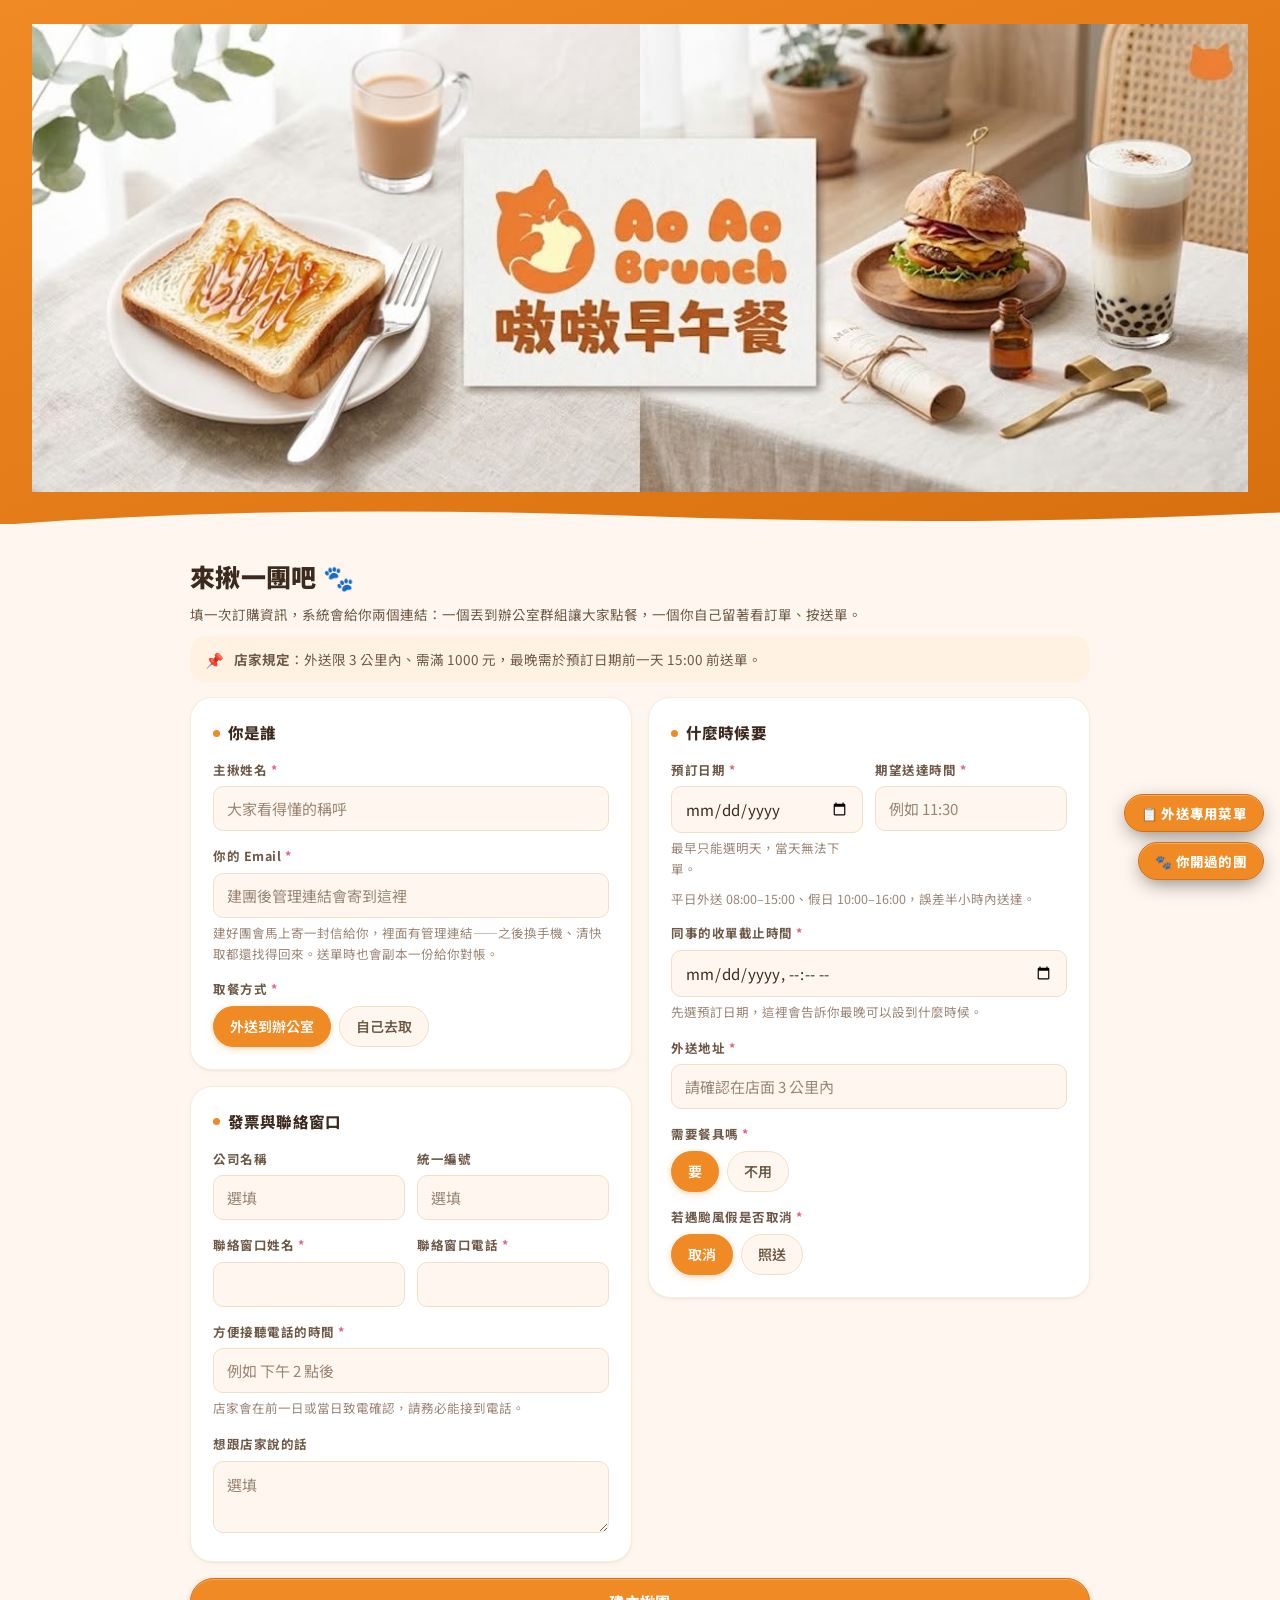
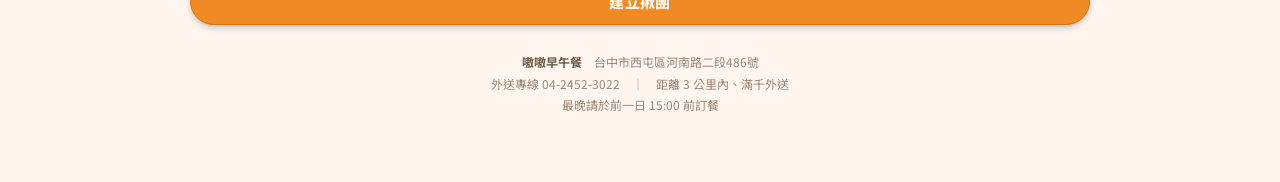
<file: docs/index.html>
<!DOCTYPE html>
<html lang="zh-Hant">
<head>
<meta charset="UTF-8">
<meta name="viewport" content="width=device-width, initial-scale=1">
<title>發起團購｜嗷嗷早午餐</title>
<link rel="icon" href="data:image/svg+xml,<svg xmlns=%27http://www.w3.org/2000/svg%27 viewBox=%270 0 64 64%27><rect width=%2764%27 height=%2764%27 rx=%2714%27 fill=%27%23F08A24%27/><g fill=%27white%27><ellipse cx=%2732%27 cy=%2742%27 rx=%2713%27 ry=%2710.5%27/><ellipse cx=%2714%27 cy=%2728%27 rx=%275.5%27 ry=%277%27/><ellipse cx=%2726%27 cy=%2720%27 rx=%275.5%27 ry=%277.5%27/><ellipse cx=%2738%27 cy=%2720%27 rx=%275.5%27 ry=%277.5%27/><ellipse cx=%2750%27 cy=%2728%27 rx=%275.5%27 ry=%277%27/></g></svg>">
<link rel="preconnect" href="https://fonts.googleapis.com">
<link rel="preconnect" href="https://fonts.gstatic.com" crossorigin>
<link rel="stylesheet" href="https://fonts.googleapis.com/css2?family=Baloo+2:wght@600;700;800&family=Noto+Sans+TC:wght@400;500;700;900&display=swap">
<link rel="stylesheet" href="style.css">
</head>
<body>
<div id="top"></div>

<div class="wrap">
  <div id="page"></div>
</div>

<script src="config.js"></script>
<script src="api.js"></script>
<script src="ui.js"></script>
<script>
document.getElementById('top').innerHTML = renderHeroTopbar();

const page = document.getElementById('page');

page.innerHTML =
  '<h1 class="page-hero">來揪一團吧 🐾</h1>' +
  '<p class="muted page-hero">填一次訂購資訊，系統會給你兩個連結：一個丟到辦公室群組讓大家點餐，一個你自己留著看訂單、按送單。</p>' +

  '<div class="fab-stack" id="fabStack">' + menuButton() + '</div>' +

  '<div class="notice notice-info" id="rules"><span class="ico">📌</span><div>載入店家規定中…</div></div>' +

  '<form id="form"><div class="form-grid">' +

    '<div class="card" id="cardWho">' +
      '<div class="card-head"><span class="dot"></span><h2>你是誰</h2></div>' +
      '<div class="field"><label for="organizer">主揪姓名 <span class="req">*</span></label>' +
        '<input type="text" id="organizer" placeholder="大家看得懂的稱呼" required></div>' +
      '<div class="field"><label for="organizerEmail">你的 Email <span class="req">*</span></label>' +
        '<input type="email" id="organizerEmail" placeholder="建團後管理連結會寄到這裡" required>' +
        '<div class="tiny" style="margin-top:5px;">建好團會馬上寄一封信給你，裡面有管理連結——之後換手機、清快取都還找得回來。送單時也會副本一份給你對帳。</div></div>' +
      '<div class="field"><span class="field-label">取餐方式 <span class="req">*</span></span>' +
        '<div class="seg">' +
          '<input type="radio" name="fulfillment" id="f1" value="外送" checked><label for="f1">外送到辦公室</label>' +
          '<input type="radio" name="fulfillment" id="f2" value="自取"><label for="f2">自己去取</label>' +
        '</div></div>' +
    '</div>' +

    '<div class="card" id="cardWhen">' +
      '<div class="card-head"><span class="dot"></span><h2>什麼時候要</h2></div>' +
      '<div class="grid-2">' +
        '<div class="field"><label for="deliveryDate">預訂日期 <span class="req">*</span></label>' +
          '<input type="date" id="deliveryDate" required>' +
          '<div class="tiny" style="margin-top:5px;">最早只能選明天，當天無法下單。</div></div>' +
        '<div class="field"><label for="deliveryTime">期望送達時間 <span class="req">*</span></label>' +
          '<input type="text" id="deliveryTime" placeholder="例如 11:30" required></div>' +
      '</div>' +
      '<div class="tiny" style="margin:-6px 0 14px;">平日外送 08:00–15:00、假日 10:00–16:00，誤差半小時內送達。</div>' +

      '<div class="field"><label for="deadline">同事的收單截止時間 <span class="req">*</span></label>' +
        '<input type="datetime-local" id="deadline" required>' +
        '<div class="tiny" id="deadlineHint" style="margin-top:5px;">先選預訂日期，這裡會告訴你最晚可以設到什麼時候。</div></div>' +

      '<div class="field" id="addressField"><label for="address">外送地址 <span class="req">*</span></label>' +
        '<input type="text" id="address" placeholder="請確認在店面 3 公里內"></div>' +

      '<div class="field"><span class="field-label">需要餐具嗎 <span class="req">*</span></span>' +
        '<div class="seg">' +
          '<input type="radio" name="needUtensils" id="u1" value="是" checked><label for="u1">要</label>' +
          '<input type="radio" name="needUtensils" id="u2" value="否"><label for="u2">不用</label>' +
        '</div></div>' +

      '<div class="field" style="margin-bottom:0;"><span class="field-label">若遇颱風假是否取消 <span class="req">*</span></span>' +
        '<div class="seg">' +
          '<input type="radio" name="typhoonCancel" id="t1" value="是" checked><label for="t1">取消</label>' +
          '<input type="radio" name="typhoonCancel" id="t2" value="否"><label for="t2">照送</label>' +
        '</div></div>' +
    '</div>' +

    '<div class="card" id="cardBill">' +
      '<div class="card-head"><span class="dot"></span><h2>發票與聯絡窗口</h2></div>' +
      '<div class="grid-2">' +
        '<div class="field"><label for="company">公司名稱</label>' +
          '<input type="text" id="company" placeholder="選填"></div>' +
        '<div class="field"><label for="taxId">統一編號</label>' +
          '<input type="text" id="taxId" placeholder="選填"></div>' +
      '</div>' +
      '<div class="grid-2">' +
        '<div class="field"><label for="contactName">聯絡窗口姓名 <span class="req">*</span></label>' +
          '<input type="text" id="contactName" required></div>' +
        '<div class="field"><label for="contactPhone">聯絡窗口電話 <span class="req">*</span></label>' +
          '<input type="tel" id="contactPhone" required></div>' +
      '</div>' +
      '<div class="field"><label for="contactAvailableTime">方便接聽電話的時間 <span class="req">*</span></label>' +
        '<input type="text" id="contactAvailableTime" placeholder="例如 下午 2 點後" required>' +
        '<div class="tiny" style="margin-top:5px;">店家會在前一日或當日致電確認，請務必能接到電話。</div></div>' +
      '<div class="field" style="margin-bottom:0;"><label for="note">想跟店家說的話</label>' +
        '<textarea id="note" placeholder="選填"></textarea></div>' +
    '</div>' +

    '<div class="full">' +
      '<button type="submit" class="btn btn-primary btn-block" id="submitBtn">建立揪團</button>' +
      '<div id="errorMsg"></div>' +
    '</div>' +
  '</div></form>' +

  '<div id="result" class="narrow"></div>' +
  renderFoot();

/* 店家規定 */
apiGet('getMenu').then(function (res) {
  const s = res.settings || {};
  document.querySelector('#rules div').innerHTML =
    '<strong>店家規定</strong>：距離店面 ' + (s['外送範圍公里數'] || 3) + ' 公里內、外送需滿 ' +
    (s['低消金額'] || 1000) + ' 元，而且最晚要在<strong>預訂日期前一天 15:00</strong> 之前完成送單。';
}).catch(function () {
  document.querySelector('#rules div').innerHTML =
    '<strong>店家規定</strong>：外送限 3 公里內、需滿 1000 元，最晚需於預訂日期前一天 15:00 前送單。';
});

/* 外送才需要地址 */
const fulfillmentRadios = [].slice.call(document.getElementsByName('fulfillment'));
const addressField = document.getElementById('addressField');
function syncAddress() {
  const val = fulfillmentRadios.filter(function (r) { return r.checked; })[0].value;
  addressField.style.display = (val === '外送') ? 'block' : 'none';
  document.getElementById('address').required = (val === '外送');
}
fulfillmentRadios.forEach(function (r) { r.addEventListener('change', syncAddress); });
syncAddress();

/* 預訂日期下限：最早只能選明天 */
const dateInput = document.getElementById('deliveryDate');
const deadlineInput = document.getElementById('deadline');
const deadlineHint = document.getElementById('deadlineHint');
function pad(n) { return String(n).padStart(2, '0'); }

(function () {
  const tomorrow = new Date();
  tomorrow.setDate(tomorrow.getDate() + 1);
  dateInput.min = tomorrow.getFullYear() + '-' + pad(tomorrow.getMonth() + 1) + '-' + pad(tomorrow.getDate());
})();

/* 截止時間上限：預訂日期前一天 15:00 */
dateInput.addEventListener('change', function () {
  if (!dateInput.value) return;
  const d = new Date(dateInput.value + 'T00:00:00');
  d.setDate(d.getDate() - 1);
  d.setHours(15, 0, 0, 0);
  deadlineInput.max = d.getFullYear() + '-' + pad(d.getMonth() + 1) + '-' + pad(d.getDate()) + 'T' + pad(d.getHours()) + ':' + pad(d.getMinutes());
  deadlineHint.innerHTML = '最晚可以設到 <strong>' +
    d.toLocaleString('zh-TW', { month: 'numeric', day: 'numeric', hour: '2-digit', minute: '2-digit' }) +
    '</strong>，這是店家「最晚前一日 15:00 下單」的規定。';
});

/* 送出 */
document.getElementById('form').addEventListener('submit', function (e) {
  e.preventDefault();
  const errorMsg = document.getElementById('errorMsg');
  errorMsg.innerHTML = '';
  const btn = document.getElementById('submitBtn');
  btn.disabled = true;
  btn.innerHTML = '<span class="spin"></span> 建立中…';

  function pick(name) {
    return [].slice.call(document.getElementsByName(name)).filter(function (r) { return r.checked; })[0].value;
  }
  function val(id) { return document.getElementById(id).value.trim(); }

  apiPost('createSession', {
    organizer: val('organizer'),
    organizerEmail: val('organizerEmail'),
    fulfillment: pick('fulfillment'),
    deliveryDate: dateInput.value,
    deliveryTime: val('deliveryTime'),
    address: val('address'),
    deadline: deadlineInput.value,
    needUtensils: pick('needUtensils'),
    typhoonCancel: pick('typhoonCancel'),
    company: val('company'),
    taxId: val('taxId'),
    contactName: val('contactName'),
    contactPhone: val('contactPhone'),
    contactAvailableTime: val('contactAvailableTime'),
    note: val('note'),
    baseUrl: location.href.replace(/[^/]*(\?.*)?$/, '')
  }).then(function (res) {
    saveMyGroup({
      id: res.sessionId,
      token: res.adminToken,
      company: val('company'),
      organizer: val('organizer'),
      deliveryDate: dateInput.value,
      deadline: deadlineInput.value,
      status: '收單中'
    });
    const base = location.href.replace(/index\.html(\?.*)?$/, '').replace(/\?.*$/, '');
    const orderUrl = base + 'order.html?session=' + res.sessionId;
    const adminUrl = base + 'admin.html?session=' + res.sessionId + '&admin=' + res.adminToken;

    document.getElementById('form').style.display = 'none';
    document.getElementById('rules').style.display = 'none';
    document.querySelector('#page h1').textContent = '揪團建立好了 🎉';
    document.querySelector('#page > p.muted').textContent = '接下來把點餐連結貼到群組，管理連結自己留著。';

    document.getElementById('result').innerHTML =
      '<div class="card">' +
        '<div class="card-head"><span class="dot"></span><h2>① 分享給同事的點餐連結</h2></div>' +
        linkBox(orderUrl, 'orderUrl') +
        '<div class="tiny" style="margin-top:8px;">同事點開就能看菜單、選餐、送出，截止前也能自己改。</div>' +
      '</div>' +
      '<div class="card">' +
        '<div class="card-head"><span class="dot"></span><h2>② 你的管理連結（請留好）</h2></div>' +
        linkBox(adminUrl, 'adminUrl') +
        '<div class="tiny" style="margin-top:8px;">只有這個連結能看到全部訂單、按下送單。</div>' +
        (res.mailed
          ? '<div class="notice notice-good" style="margin:12px 0 0;"><span class="ico">📧</span><div>已經寄一份到 <strong>' +
            escapeHtml(val('organizerEmail')) + '</strong>，關掉這頁也沒關係。</div></div>'
          : '<div class="notice notice-warn" style="margin:12px 0 0;"><span class="ico">⚠️</span><div>這次沒能寄出通知信，請自己先把上面的管理連結存起來。</div></div>') +
      '</div>' +
      '<a class="btn btn-primary btn-block" style="text-decoration:none;text-align:center;display:block;" href="' + adminUrl + '">前往管理頁面</a>' +
      '<a class="btn btn-ghost btn-block" style="text-decoration:none;text-align:center;display:block;margin-top:10px;" href="' + orderUrl + '">🐾 主揪自己也要點餐</a>';

    window.scrollTo({ top: 0, behavior: 'smooth' });
  }).catch(function (err) {
    errorMsg.innerHTML = '<div class="notice notice-warn" style="margin-top:12px;"><span class="ico">⚠️</span><div>' +
      escapeHtml(err.message || String(err)) + '</div></div>';
    btn.disabled = false;
    btn.textContent = '建立揪團';
  });
});
/* ---------- 你開過的團（存在這台裝置的瀏覽器裡） ----------
   跟「查看菜單」一起懸浮在右下角。按鈕本身固定存在，不管有沒有記住
   任何團——沒有的話點開就是空狀態，不會讓按鈕忽有忽無、位置一直跳。
   有幾團就在按鈕右上角用數字角標顯示。 */

renderMyGroups();

function renderMyGroups() {
  const fabStack = document.getElementById('fabStack');

  const toggleBtn = document.createElement('button');
  toggleBtn.type = 'button';
  toggleBtn.id = 'myGroupsToggle';
  toggleBtn.className = 'btn btn-ghost btn-sm';
  toggleBtn.innerHTML = '🐾 你開過的團';
  toggleBtn.addEventListener('click', function () {
    if (document.getElementById('myGroups')) { closeModal(); return; }
    openGroupsModal();
  });
  fabStack.appendChild(toggleBtn);

  function visibleGroups() {
    /* 主揪自己標記完成（結案）的團不用再一直佔位子，這裡只留還需要
       關注的團——跟店家端的出餐進度是各自獨立的旗標，不會互相影響。 */
    return loadMyGroups().filter(function (g) { return g.organizerClosed !== true; });
  }

  /* 這份清單只存在這台裝置的瀏覽器裡（localStorage），不是真的雲端
     備份——清瀏覽器資料、換瀏覽器、換手機都會不見。真正不會不見的
     是建團當下寄到主揪信箱的那封信，裡面有管理連結。放這行警語
     讓主揪自己知道這個風險，不要以為這裡是可靠的紀錄。 */
  const DEVICE_ONLY_WARNING =
    '<div class="notice notice-warn" style="margin:10px 0 0;"><span class="ico">⚠️</span>' +
      '<div>這份清單只存在這台裝置的瀏覽器裡，清除瀏覽資料、換瀏覽器或換手機都會不見。' +
      '真正找得回來的是建團時寄到你信箱的那封信，裡面有管理連結，記得留著。</div></div>';

  function cardHtml(items) {
    if (!items.length) {
      return '<div id="myGroups"><div class="card" style="border-color:var(--peach);">' +
        '<div class="card-head"><span class="dot"></span><h2>你開過的團</h2></div>' +
        '<div class="empty">' + PAW_MARK + '<div>這台裝置還沒有記住任何團<br><span class="tiny">建好團之後會自動記住，方便你之後回來看訂單</span></div></div>' +
        DEVICE_ONLY_WARNING +
      '</div></div>';
    }
    return '<div id="myGroups"><div class="card" style="border-color:var(--peach);">' +
      '<div class="card-head"><span class="dot"></span><h2>你開過的團</h2>' +
        '<span class="spacer"></span><span class="tiny">這台裝置記得的</span></div>' +
        items.map(function (g) {
          const left = g.deadline ? timeLeft(g.deadline) : null;
          const sent = g.status === '已送單';
          const badge = sent
            ? '<span class="badge warn">已送單</span>'
            : (left ? '<span class="badge">開團中</span>' : '<span class="badge warn">已截止</span>');
          const when = g.deliveryDate ? fmtDate(g.deliveryDate) : '';
          return '<div class="person" style="display:flex;align-items:center;gap:10px;flex-wrap:wrap;">' +
            '<div style="flex:1;min-width:0;">' +
              '<div class="person-name">' + escapeHtml(g.company || '（未命名）') + '　' + badge + '</div>' +
              '<div class="tiny">' + escapeHtml(when) +
                (left && !sent ? '　剩 ' + left : '') + '</div>' +
            '</div>' +
            '<button class="btn btn-ghost btn-sm" data-go="' + escapeHtml(g.id) + '">回到管理頁</button>' +
            '<button class="cart-x" data-forget="' + escapeHtml(g.id) + '" title="從這台裝置移除">×</button>' +
          '</div>';
        }).join('') +
        DEVICE_ONLY_WARNING +
      '</div></div>';
  }

  function wireCard(root) {
    root.querySelectorAll('[data-go]').forEach(function (b) {
      b.addEventListener('click', function () {
        const g = loadMyGroups().filter(function (x) { return x.id === b.dataset.go; })[0];
        if (g) location.href = adminUrlFor(g.id, g.token);
      });
    });
    root.querySelectorAll('[data-forget]').forEach(function (b) {
      b.addEventListener('click', function () {
        forgetMyGroup(b.dataset.forget);
        refresh();
      });
    });
  }

  function openGroupsModal() {
    wireCard(openModal(cardHtml(visibleGroups().slice(0, 3))));
  }

  function syncBadge(list) {
    let badge = toggleBtn.querySelector('.fab-badge');
    if (list.length) {
      if (!badge) {
        badge = document.createElement('span');
        badge.className = 'fab-badge';
        toggleBtn.appendChild(badge);
      }
      badge.textContent = list.length;
    } else if (badge) {
      badge.remove();
    }
  }

  function refresh() {
    const list = visibleGroups();
    syncBadge(list);
    if (document.getElementById('myGroups')) openGroupsModal(); // 浮窗開著的話內容也要跟著換新
  }

  refresh();

  /* 跟後端確認一下目前狀態，避免顯示過期資訊；
     如果後端已經找不到這個揪團（例如後端／資料庫整個換過），
     本機留著的舊快取就沒意義了，直接忘掉，不要一直卡在畫面上。 */
  const saved = loadMyGroups();
  saved.slice(0, 3).forEach(function (g) {
    apiGet('getAdminData', { session: g.id, token: g.token }).then(function (res) {
      updateMyGroup(g.id, {
        status: res.session.status,
        organizerClosed: res.session.organizerClosed,
        deadline: res.session.deadline,
        company: res.session.company,
        deliveryDate: res.session.deliveryDate
      });
      refresh();
    }).catch(function (err) {
      const msg = (err && err.message) || '';
      if (msg.indexOf('連結無效') > -1 || msg.indexOf('管理權杖不正確') > -1) {
        forgetMyGroup(g.id);
        refresh();
      }
      /* 其他錯誤（例如網路暫時不通）就沿用本機那份，不要因為一次連線失敗就忘掉 */
    });
  });
}
</script>
</body>
</html>
</file>
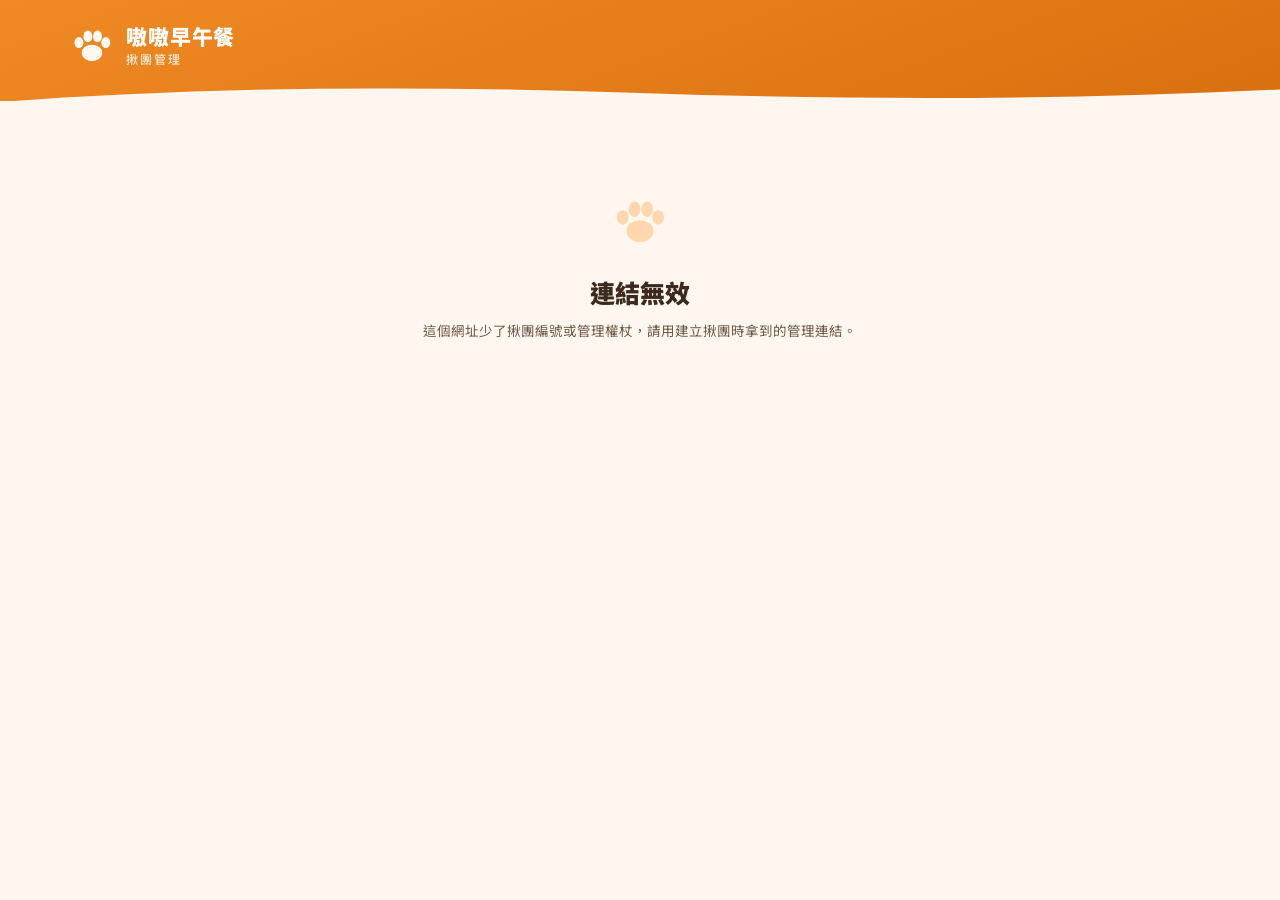
<file: docs/admin.html>
<!DOCTYPE html>
<html lang="zh-Hant">
<head>
<meta charset="UTF-8">
<meta name="viewport" content="width=device-width, initial-scale=1">
<title>揪團管理｜嗷嗷早午餐</title>
<link rel="icon" href="data:image/svg+xml,<svg xmlns=%27http://www.w3.org/2000/svg%27 viewBox=%270 0 64 64%27><rect width=%2764%27 height=%2764%27 rx=%2714%27 fill=%27%23F08A24%27/><g fill=%27white%27><ellipse cx=%2732%27 cy=%2742%27 rx=%2713%27 ry=%2710.5%27/><ellipse cx=%2714%27 cy=%2728%27 rx=%275.5%27 ry=%277%27/><ellipse cx=%2726%27 cy=%2720%27 rx=%275.5%27 ry=%277.5%27/><ellipse cx=%2738%27 cy=%2720%27 rx=%275.5%27 ry=%277.5%27/><ellipse cx=%2750%27 cy=%2728%27 rx=%275.5%27 ry=%277%27/></g></svg>">
<link rel="preconnect" href="https://fonts.googleapis.com">
<link rel="preconnect" href="https://fonts.gstatic.com" crossorigin>
<link rel="stylesheet" href="https://fonts.googleapis.com/css2?family=Baloo+2:wght@600;700;800&family=Noto+Sans+TC:wght@400;500;700;900&display=swap">
<link rel="stylesheet" href="style.css">
</head>
<body>
<div id="top"></div>
<div class="wrap"><div id="page"><p class="muted"><span class="spin"></span> 載入中…</p></div></div>

<script src="config.js"></script>
<script src="api.js"></script>
<script src="ui.js"></script>
<script>
const params = new URLSearchParams(location.search);
const SESSION_ID = params.get('session') || '';
const TOKEN = params.get('admin') || '';

let SESSION = null, SETTINGS = {}, orders = [], built = false, lastUpdated = 0;
const page = document.getElementById('page');
document.getElementById('top').innerHTML = renderTopbar('揪團管理');

if (!SESSION_ID || !TOKEN) {
  page.innerHTML = centerMsg('連結無效', '這個網址少了揪團編號或管理權杖，請用建立揪團時拿到的管理連結。');
} else {
  load();
  setInterval(load, 20000);
}

function load() {
  return apiGet('getAdminData', { session: SESSION_ID, token: TOKEN })
    .then(function (res) {
      SESSION = res.session; orders = res.orders || []; SETTINGS = res.settings || {};
      lastUpdated = Date.now();
      if (!built) {
        buildShell();
        built = true;
        /* 記在這台裝置上，之後主揪直接從首頁就能回到這一頁 */
        rememberThisGroup();
      }
      renderAll();
    })
    .catch(function (err) {
      if (!built) page.innerHTML = centerMsg('無法載入', err.message || String(err));
    });
}

function buildShell() {
  const orderUrl = location.origin + location.pathname.replace(/admin\.html$/, 'order.html') + '?session=' + SESSION_ID;

  page.innerHTML =
    '<a class="link-inline" href="index.html" style="display:inline-block;margin-bottom:10px;">← 回揪團首頁</a>' +
    '<div class="admin-head">' +
      '<div>' +
        '<h1>' + escapeHtml(SESSION.organizer) + ' 的揪團 🐾</h1>' +
        '<p class="muted"><span id="statusBadge"></span></p>' +
      '</div>' +
      '<div class="admin-head-date">' +
        '<div class="tiny">預訂日期</div>' +
        '<div class="admin-head-date-val">' + fmtDate(SESSION.deliveryDate) + '　' + escapeHtml(SESSION.deliveryTime || '') + '</div>' +
      '</div>' +
    '</div>' +

    '<div class="stat-grid">' +
      '<div class="stat"><div class="stat-num" id="stPeople">0</div><div class="stat-label">人</div></div>' +
      '<div class="stat"><div class="stat-num" id="stItems">0</div><div class="stat-label">份</div></div>' +
      '<div class="stat"><div class="stat-num accent" id="stTotal">$0</div><div class="stat-label">小計</div></div>' +
    '</div>' +

    /* 桌機夠寬的話，「外送低消」跟「分享給同事的點餐連結」左右並排，
       不用各佔一整排、平白多滑一段。外送低消卡片是有條件才顯示的
       （自己去取、或沒設低消金額時是空的），所以用 flex 不用 grid：
       其中一塊是空的時候，另一塊會自動撐滿整排，不會留一塊空白。 */
    '<div class="top-row">' +
      '<div id="minOrderCard"></div>' +
      '<div class="card">' +
        '<div class="card-head"><span class="dot"></span><h2>分享給同事的點餐連結</h2><span class="spacer"></span>' +
          '<a class="btn btn-ghost btn-sm" style="text-decoration:none;white-space:nowrap;" href="' + orderUrl + '">🐾 我也要點餐</a></div>' +
        linkBox(orderUrl, 'shareUrl') +
        '<div class="tiny" id="deadlineLine" style="margin-top:9px;"></div>' +
      '</div>' +
    '</div>' +

    /* 桌機雙欄：左邊訂單、右邊訂購資訊與送單 */
    '<div class="layout">' +
      '<main class="col-main">' +
        '<div class="card">' +
          '<div class="card-head"><span class="dot"></span><h2>目前收到的訂單</h2><span class="spacer"></span>' +
            '<button class="btn btn-ghost btn-sm" id="refreshBtn" style="white-space:nowrap;">立即更新</button></div>' +
          '<div class="tiny" id="updatedAt" style="margin:-6px 0 12px;">更新中…</div>' +
          '<div id="orderList"></div>' +
        '</div>' +
      '</main>' +
      '<aside class="col-side">' +
        '<div class="card">' +
          '<div class="card-head"><span class="dot"></span><h2>這次的訂購資訊</h2></div>' +
          '<dl id="metaList" style="margin:0;"></dl>' +
        '</div>' +
        '<button class="btn btn-primary btn-block side-submit" data-finalize>送單並通知店家</button>' +
        '<div id="completeArea"></div>' +
        '<div id="msgArea"></div>' +
      '</aside>' +
    '</div>' +

    renderFoot() +

    '<div class="cartbar">' +
      '<div class="cartbar-info"><div class="cartbar-count" id="barNote">確認後一次通知店家</div>' +
        '<div class="cartbar-total">$<span id="barTotal">0</span></div></div>' +
      '<button class="btn btn-primary" data-finalize>送單</button>' +
    '</div>';

  const refreshBtn = document.getElementById('refreshBtn');
  if (refreshBtn) {
    refreshBtn.addEventListener('click', function () {
      refreshBtn.disabled = true;
      refreshBtn.innerHTML = '<span class="spin"></span>';
      load().then(function () {
        refreshBtn.disabled = false;
        refreshBtn.textContent = '立即更新';
      });
    });
  }

  /* 切回這個分頁時順手更新一次，不用等下一輪 20 秒 */
  document.addEventListener('visibilitychange', function () {
    if (document.visibilityState === 'visible' && Date.now() - lastUpdated > 5000) load();
  });

  /* 「剛剛 / 3 分鐘前」要會自己往前走 */
  setInterval(paintUpdatedAt, 15000);

  finalizeBtns().forEach(function (b) { b.addEventListener('click', finalize); });
}

function paintUpdatedAt() {
  const el = document.getElementById('updatedAt');
  if (el && lastUpdated) el.textContent = '最後更新 ' + timeAgo(lastUpdated) + '　•　每 20 秒自動更新';
}

function rememberThisGroup() {
  saveMyGroup({
    id: SESSION.id,
    token: TOKEN,
    company: SESSION.company,
    organizer: SESSION.organizer,
    deliveryDate: SESSION.deliveryDate,
    deadline: SESSION.deadline,
    status: SESSION.status,
    organizerClosed: SESSION.organizerClosed
  });
}

/* 手機浮動列與桌機側欄各有一顆送單鈕 */
function finalizeBtns() { return [].slice.call(document.querySelectorAll('[data-finalize]')); }
function setFinalize(label, disabled) {
  finalizeBtns().forEach(function (b) {
    if (label !== null) b.innerHTML = label;
    if (disabled !== null) b.disabled = disabled;
  });
}

function renderAll() {
  const total = orders.reduce(function (s, o) { return s + (Number(o.subtotal) || 0); }, 0);
  const count = orders.reduce(function (s, o) { return s + Number(o.qty); }, 0);
  const people = {};
  orders.forEach(function (o) { (people[o.name] = people[o.name] || []).push(o); });
  const names = Object.keys(people);

  document.getElementById('stPeople').textContent = names.length;
  document.getElementById('stItems').textContent = count;
  document.getElementById('stTotal').textContent = '$' + total;
  document.getElementById('barTotal').textContent = total;

  /* 狀態。completed 是「主揪自己標記結案」，跟店家端的出餐進度
     （vendorDone）是各自獨立的旗標，不要混在一起判斷。 */
  const completed = SESSION.organizerClosed === true;
  const sent = SESSION.status === '已送單' || completed;
  const left = timeLeft(SESSION.deadline);
  document.getElementById('statusBadge').innerHTML = completed
    ? '<span class="badge done">已完成</span>'
    : (sent
      ? '<span class="badge warn">已送單</span>'
      : (left ? '<span class="badge">開團中</span>' : '<span class="badge warn">已截止</span>'));

  document.getElementById('deadlineLine').innerHTML = completed
    ? '這團你已經標記完成了。'
    : (sent
      ? '這團已經送單，同事無法再點餐。'
      : (left
        ? '收單截止 ' + fmtDateTime(SESSION.deadline) + '，<span class="countdown">還有 ' + left + '</span>'
        : '已經超過收單截止時間，同事無法再點餐或修改。'));

  /* 低消進度 */
  const minOrder = Number(SETTINGS['低消金額'] || 0);
  const card = document.getElementById('minOrderCard');
  if (SESSION.fulfillment === '外送' && minOrder) {
    const pct = Math.min(100, Math.round(total / minOrder * 100));
    const done = total >= minOrder;
    card.innerHTML =
      '<div class="card">' +
        '<div class="card-head"><span class="dot"></span><h2>外送低消</h2><span class="spacer"></span>' +
          '<span class="tiny num">' + pct + '%</span></div>' +
        '<div class="progress"><div class="progress-fill' + (done ? ' done' : '') + '" style="width:' + pct + '%"></div></div>' +
        '<div class="tiny">' + (done
          ? '✅ 已達 $' + minOrder + ' 低消，可以外送了'
          : '還差 <strong class="num">$' + (minOrder - total) + '</strong> 才到 $' + minOrder + ' 的外送門檻') +
        '</div>' +
      '</div>';
  } else {
    card.innerHTML = '';
  }

  /* 訂單列表 */
  const list = document.getElementById('orderList');
  if (!names.length) {
    list.innerHTML = '<div class="empty">' + PAW_MARK + '<div>還沒有人點餐<br><span class="tiny">把上面的連結貼到群組吧</span></div></div>';
  } else {
    list.innerHTML = names.map(function (name) {
      const rows = people[name];
      const sum = rows.reduce(function (s, o) { return s + (Number(o.subtotal) || 0); }, 0);
      return '<div class="person">' +
        '<div class="person-head"><span class="person-name">' + escapeHtml(name) + '</span>' +
        '<span class="person-total">$' + sum + '</span></div>' +
        rows.map(function (o) {
          const spec = [o.size, o.opt1, o.opt2].filter(Boolean).join('・');
          return '<div class="person-item"><span>' + escapeHtml(o.itemName) +
            (spec ? ' <span class="tiny">（' + escapeHtml(spec) + '）</span>' : '') +
            (o.note ? ' <span class="tiny">※' + escapeHtml(o.note) + '</span>' : '') +
            '</span><span class="q">×' + o.qty + '</span></div>';
        }).join('') +
        '</div>';
    }).join('');
  }

  /* 訂購資訊 */
  const meta = [
    ['取餐方式', SESSION.fulfillment],
    ['預訂日期', fmtDate(SESSION.deliveryDate)],
    ['期望送達', SESSION.deliveryTime]
  ];
  if (SESSION.fulfillment === '外送') meta.push(['外送地址', SESSION.address]);
  meta.push(['需要餐具', SESSION.needUtensils]);
  meta.push(['公司／統編', (SESSION.company || '（未填）') + '　' + (SESSION.taxId || '（未填）')]);
  meta.push(['聯絡窗口', SESSION.contactName + '　' + SESSION.contactPhone]);
  meta.push(['方便接聽', SESSION.contactAvailableTime]);
  meta.push(['颱風假取消', SESSION.typhoonCancel]);
  if (SESSION.note) meta.push(['備註', SESSION.note]);

  document.getElementById('metaList').innerHTML = meta.map(function (m) {
    return '<div class="meta-row"><dt>' + escapeHtml(m[0]) + '</dt><dd>' + escapeHtml(m[1] || '—') + '</dd></div>';
  }).join('');

  paintUpdatedAt();

  /* 送單按鈕 */
  if (sent) {
    setFinalize(completed ? '已完成' : '已送單', true);
    document.getElementById('barNote').textContent = completed ? '已出餐完成' : '已通知店家';
  }

  /* 送單後，主揪結算完（例如跟同事收完錢）就可以自己回來標記完成——
     不用等店家也標記，兩邊各管各的。標記後這團就會從首頁「你開過的團」
     列表消失。 */
  const completeArea = document.getElementById('completeArea');
  if (completeArea) {
    completeArea.innerHTML = (SESSION.status === '已送單' && !completed)
      ? '<button type="button" class="btn btn-ghost btn-block btn-sm" id="completeBtn" style="margin-top:8px;">✅ 結算完了，標記這團完成</button>'
      : '';
    const completeBtn = document.getElementById('completeBtn');
    if (completeBtn) completeBtn.addEventListener('click', completeGroup);
  }
}

function completeGroup() {
  if (!confirm('確定要標記這團已完成嗎？\n標記後就會從你首頁的「你開過的團」列表移除。')) return;
  const btn = document.getElementById('completeBtn');
  if (btn) { btn.disabled = true; btn.innerHTML = '<span class="spin"></span> 標記中…'; }
  apiPost('completeSession', { sessionId: SESSION_ID, token: TOKEN }).then(function () {
    SESSION.organizerClosed = true;
    updateMyGroup(SESSION.id, { organizerClosed: true });
    renderAll();
    document.getElementById('msgArea').innerHTML =
      '<div class="notice notice-good"><span class="ico">✅</span><div>這團已經標記為完成了。</div></div>';
  }).catch(function (err) {
    alert(err.message || String(err));
    if (btn) { btn.disabled = false; btn.textContent = '✅ 結算完了，標記這團完成'; }
  });
}

function finalize() {
  if (!orders.length) { alert('目前還沒有任何訂單'); return; }
  const total = orders.reduce(function (s, o) { return s + (Number(o.subtotal) || 0); }, 0);
  const minOrder = Number(SETTINGS['低消金額'] || 0);
  let warn = '';
  if (SESSION.fulfillment === '外送' && minOrder && total < minOrder) {
    warn = '\n\n⚠️ 目前 $' + total + '，還沒到 $' + minOrder + ' 的外送低消。';
  }
  if (!confirm('確定要送單嗎？\n送出後同事就不能再點餐或修改，店家會收到一封彙整好的訂單信。' + warn)) return;

  setFinalize('<span class="spin"></span> 送單中…', true);

  apiPost('finalizeSession', { sessionId: SESSION_ID, token: TOKEN }).then(function (res) {
    SESSION.status = '已送單';
    updateMyGroup(SESSION.id, { status: '已送單' });
    renderAll();
    document.getElementById('msgArea').innerHTML =
      '<div class="notice notice-good"><span class="ico">✅</span><div><strong>' +
      escapeHtml(res.message) + '</strong><br>訂單明細都留著，收錢時可以對。</div></div>';
    document.getElementById('msgArea').scrollIntoView({ behavior: 'smooth', block: 'center' });
  }).catch(function (err) {
    document.getElementById('msgArea').innerHTML =
      '<div class="notice notice-warn"><span class="ico">⚠️</span><div>' + escapeHtml(err.message || String(err)) + '</div></div>';
    setFinalize('送單', false);
  });
}
</script>
</body>
</html>
</file>
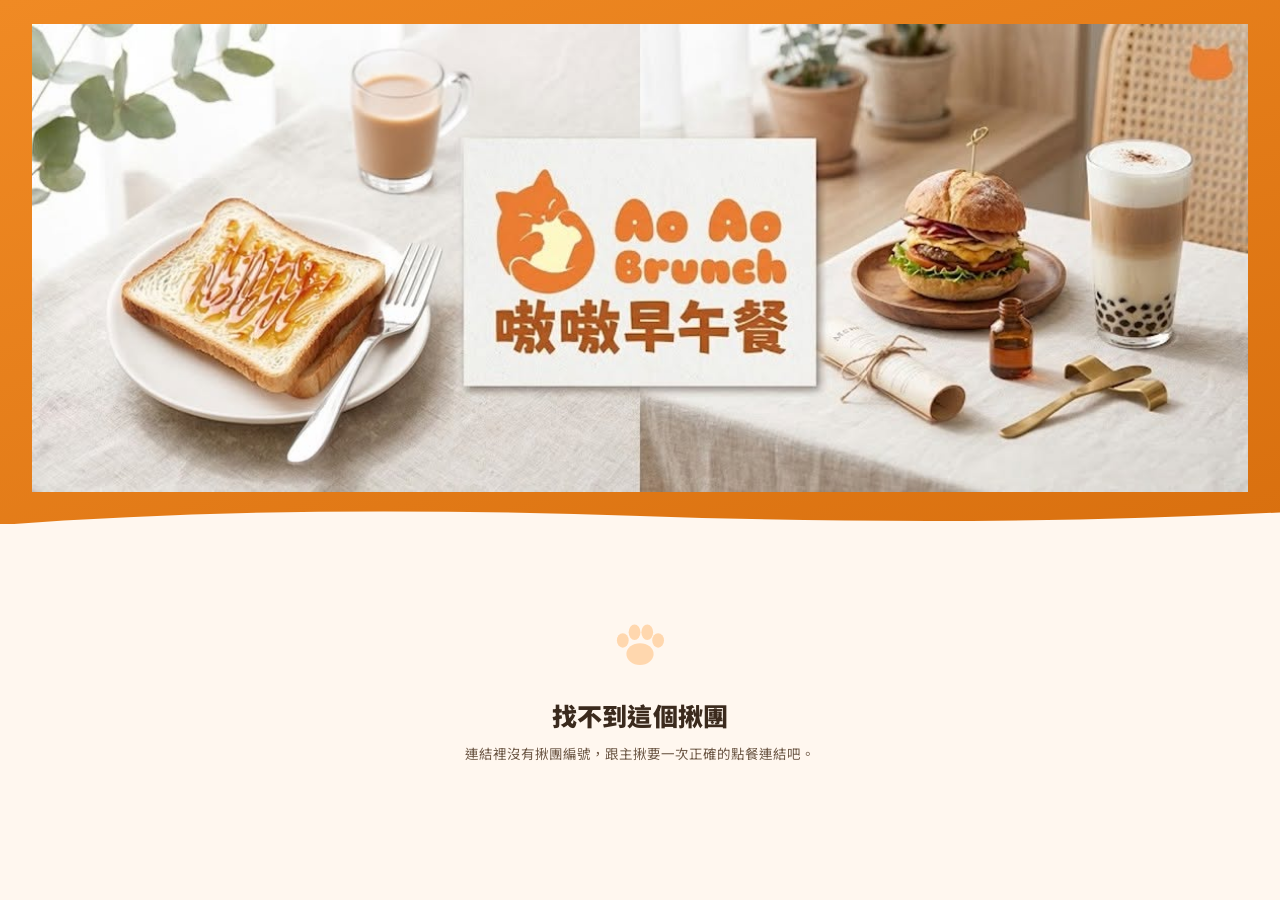
<file: docs/order.html>
<!DOCTYPE html>
<html lang="zh-Hant">
<head>
<meta charset="UTF-8">
<meta name="viewport" content="width=device-width, initial-scale=1">
<title>點餐｜嗷嗷早午餐團購</title>
<link rel="icon" href="data:image/svg+xml,<svg xmlns=%27http://www.w3.org/2000/svg%27 viewBox=%270 0 64 64%27><rect width=%2764%27 height=%2764%27 rx=%2714%27 fill=%27%23F08A24%27/><g fill=%27white%27><ellipse cx=%2732%27 cy=%2742%27 rx=%2713%27 ry=%2710.5%27/><ellipse cx=%2714%27 cy=%2728%27 rx=%275.5%27 ry=%277%27/><ellipse cx=%2726%27 cy=%2720%27 rx=%275.5%27 ry=%277.5%27/><ellipse cx=%2738%27 cy=%2720%27 rx=%275.5%27 ry=%277.5%27/><ellipse cx=%2750%27 cy=%2728%27 rx=%275.5%27 ry=%277%27/></g></svg>">
<link rel="preconnect" href="https://fonts.googleapis.com">
<link rel="preconnect" href="https://fonts.gstatic.com" crossorigin>
<link rel="stylesheet" href="https://fonts.googleapis.com/css2?family=Baloo+2:wght@600;700;800&family=Noto+Sans+TC:wght@400;500;700;900&display=swap">
<link rel="stylesheet" href="style.css">
</head>
<body>
<div id="top"></div>
<div class="wrap"><div id="page"><p class="muted"><span class="spin"></span> 載入中…</p></div></div>

<script src="config.js"></script>
<script src="api.js"></script>
<script src="ui.js"></script>
<script>
const params = new URLSearchParams(location.search);
const SESSION_ID = params.get('session') || '';
let EDIT_CODE = params.get('edit') || '';

/* 這台裝置上次在這個團留下的東西：選到一半的購物車，或已經送出的訂單編號。
   如果網址沒帶 edit，但本機記得訂單編號，就直接用它跟後端要那筆訂單， */
/* 這樣同事重開連結會回到「修改模式」，而不是重點一次。 */
const DRAFT = loadCartDraft(SESSION_ID);
if (!EDIT_CODE && DRAFT && DRAFT.orderCode) EDIT_CODE = DRAFT.orderCode;

let MENU = [], SESSION = null, SETTINGS = {}, cart = [];
/* 已經送出過的訂單預設是鎖起來的唯讀畫面，要按「編輯我的餐點」才能真的
   改品項；ORDER_LOCKED 控制這個狀態，LAST_EXISTING 記著伺服器上目前
   的版本，取消編輯時拿來還原，不會留下改一半又反悔的髒資料。 */
let ORDER_LOCKED = false, LAST_EXISTING = [];
const page = document.getElementById('page');
document.getElementById('top').innerHTML = renderHeroTopbar();

if (!SESSION_ID) {
  page.innerHTML = centerMsg('找不到這個揪團', '連結裡沒有揪團編號，跟主揪要一次正確的點餐連結吧。');
} else {
  apiGet('getOrderPageData', { session: SESSION_ID, edit: EDIT_CODE })
    .then(function (res) {
      SESSION = res.session; MENU = res.menu; SETTINGS = res.settings || {};
      if (!SESSION) {
        page.innerHTML = centerMsg('找不到這個揪團', '連結可能有誤，或這團已經被刪掉了。');
        return;
      }
      render(res.existingOrder || []);
    })
    .catch(function (err) {
      page.innerHTML = centerMsg('載入失敗', err.message || String(err));
    });
}

function render(existing) {
  const left = timeLeft(SESSION.deadline);
  const closed = SESSION.status !== '收單中' || !left;

  /* 如果這台裝置就是開這團的主揪（localStorage 裡找得到管理權杖——
     建團當下就會存進去），加一顆「回到管理頁面」的捷徑，點完餐不用
     再回頭翻信件找管理連結。只有主揪自己的裝置查得到，同事點同一
     個點餐連結不會看到這顆按鈕。 */
  const myGroup = loadMyGroups().filter(function (g) { return g.id === SESSION_ID; })[0];
  /* 放在頁面最下面，不是最上面——主揪自己點完餐、一路往下滑到底，
     順順接著點這顆回管理頁，不用先點餐又要滑回最上面找連結。 */
  const adminLinkHtml = myGroup
    ? '<a class="btn btn-ghost btn-block" href="admin.html?session=' + encodeURIComponent(SESSION_ID) + '&admin=' + encodeURIComponent(myGroup.token) + '" style="display:block;text-align:center;text-decoration:none;margin-top:14px;">← 回到管理頁面</a>'
    : '';

  let html =
    '<h1>' + escapeHtml(SESSION.organizer) + ' 揪的團 🐾</h1>' +

    /* 店家的行銷文案，讓第一次點開連結的同事也知道這是什麼、為什麼要點。
       文字是店家原本就在用的社群貼文內容，照樣搬過來，不用改寫。 */
    '<div class="card promo-card">' +
      '<p class="promo-lead">嗷嗷待哺的你們，吃膩便當了嗎？<br>今天來吃點不一樣的吧！</p>' +
      '<p>不管是早午餐、午餐，還是下午想喝一波飲料<br>' +
        '不用再訂貴貴的外送平台啦！<br>' +
        '嗷嗷直接用店內價，幫你們送到辦公室☺️</p>' +
      '<div class="card-head" style="margin-top:16px;"><span class="dot"></span><h2>🍔 外送規則 🍕</h2></div>' +
      '<div class="promo-rules">' +
        '<div>⭐ 距離店面 3 公里內（Google 搜尋：嗷嗷早午餐 → 路線規劃 → 你的位置）</div>' +
        '<div>⭐ 訂單須滿 1000 元</div>' +
        '<div>⭐ 最晚於前一日 15:00 前下單</div>' +
        '<div>⭐ 外送只能收現金，無法刷卡喔！</div>' +
        '<div>⭐ 外送不適用店內活動、無法使用招待券、折價券</div>' +
        '<div>⭐ 經通話確認後才算訂購成功！</div>' +
      '</div>' +
    '</div>' +

    '<div class="card summary" style="padding:14px 18px;">' +
      '<dl style="margin:0;">' +
        row('取餐方式', SESSION.fulfillment) +
        row('預訂日期', fmtDate(SESSION.deliveryDate) + '　' + escapeHtml(SESSION.deliveryTime || '')) +
        row('收單截止', closed ? '已截止' : fmtDateTime(SESSION.deadline) + '　<span class="countdown">還有 ' + left + '</span>') +
      '</dl>' +
    '</div>';

  if (closed) {
    clearCartDraft(SESSION_ID);
    html += '<div class="notice notice-warn"><span class="ico">⏰</span><div><strong>這團已經截止收單了</strong><br>' +
      '沒辦法再送出或修改訂單，有需要的話直接找主揪 ' + escapeHtml(SESSION.organizer) + ' 喬。</div></div>' +
      adminLinkHtml + renderFoot();
    page.innerHTML = html;
    return;
  }

  html += '<div id="topNotice"></div>';
  html += '<div id="lockBanner"></div>';
  html += '<div class="fab-stack has-cartbar">' + menuButton() + '</div>';

  const cats = [];
  MENU.forEach(function (m) { if (cats.indexOf(m.category) < 0) cats.push(m.category); });

  /* 主欄（菜單）＋ 側欄（購物車、姓名、送出）
     桌機是左右雙欄、手機自然堆疊成上下 */
  html +=
    '<div class="layout">' +
      '<main class="col-main">' +
        chipnavHtml(cats) +
        '<div id="menuArea"></div>' +
      '</main>' +
      '<aside class="col-side">' +
        '<div class="card" id="cartCard">' +
          '<div class="card-head"><span class="dot"></span><h2>你點的東西</h2><span class="spacer"></span>' +
            '<span class="tiny" id="cartHint"></span>' +
            '<button type="button" class="btn btn-ghost btn-sm" id="editToggleBtn" hidden></button></div>' +
          '<div id="cartList"></div>' +
        '</div>' +
        '<div class="card">' +
          '<div class="card-head"><span class="dot"></span><h2>留個名字讓主揪對得到</h2></div>' +
          '<div class="field" style="margin-bottom:0;"><label for="name">姓名或分機 <span class="req">*</span></label>' +
            '<input type="text" id="name" placeholder="例如 Aaron（3樓）"></div>' +
        '</div>' +
        '<div class="card">' +
          '<div class="card-head"><span class="dot"></span><h2>寄一份明細到信箱</h2></div>' +
          '<div class="field" style="margin-bottom:0;"><label for="notifyEmail">通知信箱</label>' +
            '<input type="email" id="notifyEmail" placeholder="選填，之後改單或取消也會補寄一份">' +
            '<div class="tiny" style="margin-top:5px;">信裡會附上寄送時間，如果收到好幾封，時間最新的才是目前正確的版本。</div></div>' +
        '</div>' +
        '<button class="btn btn-primary btn-block side-submit" data-submit>送出訂單</button>' +
        '<div id="msgArea"></div>' +
        adminLinkHtml +
      '</aside>' +
    '</div>' +
    renderFoot() +
    '<div class="cartbar">' +
      '<div class="cartbar-info" id="barInfo" style="cursor:pointer;" title="看看點了什麼">' +
        '<div class="cartbar-count" id="barCount">還沒選東西</div>' +
        '<div class="cartbar-total">$<span id="barTotal">0</span></div></div>' +
      '<button class="btn btn-primary" data-submit>送出訂單</button>' +
    '</div>';

  page.innerHTML = html;
  buildMenu(cats);

  document.getElementById('barInfo').addEventListener('click', function () {
    document.getElementById('cartCard').scrollIntoView({ behavior: 'smooth', block: 'center' });
  });

  if (EDIT_CODE && existing.length) {
    /* 已經送出過：以伺服器上的內容為準。預設鎖起來當唯讀畫面看，
       不能手滑改到或刪到，要按「編輯我的餐點」才能真的改。 */
    LAST_EXISTING = existing;
    ORDER_LOCKED = true;
    document.getElementById('name').value = existing[0].name;
    document.getElementById('notifyEmail').value = existing[0].notifyEmail || '';
    cart = existing.map(function (o) {
      return { code: o.itemCode, name: o.itemName, size: o.size, opt1: o.opt1, opt2: o.opt2, qty: Number(o.qty), price: Number(o.price), note: o.note || '' };
    });
    if (!params.get('edit')) {
      /* 這筆是靠這台裝置的記憶找回來的，不是從網址帶進來的。
         同事共用一台電腦或平板時可能不是同一個人，所以留一個逃生門。 */
      document.getElementById('topNotice').innerHTML =
        '<div class="notice notice-good"><span class="ico">📝</span><div>' +
          '找到<strong>' + escapeHtml(existing[0].name) + '</strong>先前送出的訂單。' +
          '<div style="margin-top:8px;"><button type="button" class="btn btn-ghost btn-sm" id="notMeBtn">不是我的，我要重點一筆</button></div>' +
        '</div></div>';
      document.getElementById('notMeBtn').addEventListener('click', function () {
        clearCartDraft(SESSION_ID);
        location.href = location.pathname + '?session=' + encodeURIComponent(SESSION_ID);
      });
    }
  } else {
    /* 沒送出過：把選到一半的草稿還原回來 */
    EDIT_CODE = '';
    if (DRAFT) {
      if (DRAFT.name) document.getElementById('name').value = DRAFT.name;
      if (DRAFT.notifyEmail) document.getElementById('notifyEmail').value = DRAFT.notifyEmail;
      if (DRAFT.items && DRAFT.items.length) {
        cart = DRAFT.items;
        document.getElementById('cartHint').textContent = '上次選到一半的';
        document.getElementById('topNotice').innerHTML =
          notice('info', '🐾', '幫你留著上次選到一半的內容，確認一下就可以送出了。');
      }
    }
  }

  /* 姓名、通知信箱改動時也一起存草稿（品項備註在 renderCart 裡已經各自存了） */
  ['name', 'notifyEmail'].forEach(function (id) {
    document.getElementById(id).addEventListener('input', persistDraft);
  });

  updateLockUI();
  document.getElementById('editToggleBtn').addEventListener('click', function () {
    if (ORDER_LOCKED) enterEditMode(); else cancelEditMode();
  });
  submitBtns().forEach(function (b) { b.addEventListener('click', onSubmitClick); });
  setInterval(tickCountdown, 30000);
}

function row(k, v) {
  return '<div class="meta-row"><dt>' + k + '</dt><dd>' + v + '</dd></div>';
}

function chipnavHtml(cats) {
  return '<nav class="chipnav">' + cats.map(function (c, i) {
    return '<a href="#cat' + i + '">' + escapeHtml(c) + '</a>';
  }).join('') + '</nav>';
}

/* 手機的浮動列與桌機側欄各有一顆送出鈕，狀態要一起更新 */
function submitBtns() { return [].slice.call(document.querySelectorAll('[data-submit]')); }
function setSubmit(label, disabled) {
  submitBtns().forEach(function (b) {
    if (label !== null) b.innerHTML = label;
    if (disabled !== null) b.disabled = disabled;
  });
}

/* 手機浮動列跟桌機側欄共用同一顆「送出/確認」按鈕，鎖著的時候按下去
   只是解鎖進入編輯模式，不會真的送出什麼。 */
function onSubmitClick() {
  if (ORDER_LOCKED) { enterEditMode(); return; }
  submit();
}

function enterEditMode() {
  ORDER_LOCKED = false;
  updateLockUI();
}

/** 取消編輯：把姓名、通知信箱、購物車（含每項各自的備註）全部還原成
    伺服器上目前的版本，不留下改一半又反悔的髒資料，重新鎖回唯讀畫面。 */
function cancelEditMode() {
  ORDER_LOCKED = true;
  const first = LAST_EXISTING[0] || {};
  document.getElementById('name').value = first.name || '';
  document.getElementById('notifyEmail').value = first.notifyEmail || '';
  cart = LAST_EXISTING.map(function (o) {
    return { code: o.itemCode, name: o.itemName, size: o.size, opt1: o.opt1, opt2: o.opt2, qty: Number(o.qty), price: Number(o.price), note: o.note || '' };
  });
  updateLockUI();
}

/** 把目前購物車（含每項各自的備註）+ 姓名/通知信箱包成跟 existingOrder
    一樣的形狀，送出成功後拿來當「伺服器上目前版本」的快照（後端不會把
    存好的品項整份回傳，只會回 orderCode）。 */
function snapshotFromCart() {
  const name = document.getElementById('name').value.trim();
  const notifyEmail = document.getElementById('notifyEmail').value.trim();
  return cart.map(function (l) {
    return { itemCode: l.code, itemName: l.name, size: l.size, opt1: l.opt1, opt2: l.opt2, qty: l.qty, price: l.price, name: name, note: l.note || '', notifyEmail: notifyEmail };
  });
}

/** 依 ORDER_LOCKED／是否曾經送出過（EDIT_CODE）決定：
    - 鎖住（已送出、唯讀）：菜單整塊變成不能點，購物車不顯示 × ，
      按鈕變成「編輯我的餐點」。
    - 解鎖但曾經送出過（正在改）：菜單可以點、購物車有 × ，
      按鈕變成「確認修改」，旁邊多一顆「取消修改」。
    - 從來沒送出過（第一次點餐）：完全不鎖，按鈕是「送出訂單」。 */
function updateLockUI() {
  const menuArea = document.getElementById('menuArea');
  const lockBanner = document.getElementById('lockBanner');
  const editBtn = document.getElementById('editToggleBtn');
  const cartHint = document.getElementById('cartHint');
  if (!menuArea || !editBtn) return;

  if (ORDER_LOCKED) {
    menuArea.classList.add('menu-locked');
    lockBanner.innerHTML = notice('info', '🔒', '這是你已經送出的訂單，目前是唯讀畫面。想改品項的話，先按「編輯我的餐點」。');
    editBtn.hidden = false;
    editBtn.textContent = '✏️ 編輯我的餐點';
    cartHint.textContent = '已送出';
    setSubmit('✏️ 編輯我的餐點', false);
  } else if (EDIT_CODE) {
    menuArea.classList.remove('menu-locked');
    lockBanner.innerHTML = '';
    editBtn.hidden = false;
    editBtn.textContent = '↩️ 取消修改';
    cartHint.textContent = '修改模式';
    setSubmit('確認修改', false);
  } else {
    menuArea.classList.remove('menu-locked');
    lockBanner.innerHTML = '';
    editBtn.hidden = true;
    setSubmit('送出訂單', false);
  }
  /* 姓名/通知信箱也算這筆訂單的一部分，鎖著的時候一起唯讀，
     不然按鈕顯示「已送出」，姓名欄卻還能偷偷改，會對不起來。 */
  ['name', 'notifyEmail'].forEach(function (id) {
    const el = document.getElementById(id);
    if (el) el.disabled = ORDER_LOCKED;
  });
  renderCart();
}

function tickCountdown() {
  const el = document.querySelector('.countdown');
  if (!el) return;
  const left = timeLeft(SESSION.deadline);
  if (!left) { location.reload(); return; }
  el.textContent = '還有 ' + left;
}

/* ---------- 菜單 ---------- */

function buildMenu(cats) {
  const area = document.getElementById('menuArea');
  let html = '';
  cats.forEach(function (cat, ci) {
    const items = MENU.filter(function (m) { return m.category === cat; });
    html += '<div class="cat-title" id="cat' + ci + '">' + PAW_MARK +
      escapeHtml(cat) + ' <span class="count">' + items.length + ' 項</span></div>';
    items.forEach(function (m) {
      const idx = MENU.indexOf(m);
      html +=
        '<div class="item" data-i="' + idx + '">' +
          '<div class="item-row">' +
            (m.imageUrl ? '<img class="item-thumb" src="' + escapeHtml(m.imageUrl) + '" alt="' + escapeHtml(m.name) + '" loading="lazy" data-zoomable>' : '') +
            '<div class="item-body">' +
              '<div class="item-name">' + escapeHtml(m.name) + '</div>' +
              tagsHtml(m) +
            '</div>' +
            priceBadge(m) +
          '</div>' +
          '<div class="item-panel"></div>' +
        '</div>';
    });
  });
  area.innerHTML = html;

  area.querySelectorAll('.item-row').forEach(function (rowEl) {
    rowEl.addEventListener('click', function (e) {
      if (e.target.closest('[data-zoomable]')) return; // 點縮圖是要放大看，不是要展開規格
      const item = rowEl.parentElement;
      const wasOpen = item.classList.contains('open');
      area.querySelectorAll('.item.open').forEach(function (o) { o.classList.remove('open'); });
      if (!wasOpen) {
        item.classList.add('open');
        buildPanel(item);
      }
    });
  });
}

/* 「可選醬料」「可選甜度」這種標籤原本每個有規格的品項都會出現，
   但規格本來點開來就看得到、選得到，每項都貼一次反而是雜訊。改成
   只在 note 有特別要講的事（無咖啡因、甜度冰塊固定這種例外情況）
   時才顯示——固定的才是真正需要先讓人知道的資訊。 */
function tagsHtml(m) {
  const tags = [];
  if (m.note) {
    const cls = m.note.indexOf('無咖啡因') >= 0 ? 'tag tag-leaf'
      : (m.note.indexOf('固定') >= 0 ? 'tag tag-berry' : 'tag');
    tags.push('<span class="' + cls + '">' + escapeHtml(m.note) + '</span>');
  }
  if (m.category === '飲料' && !m.priceL) tags.push('<span class="tag">僅中杯</span>');
  return tags.length ? '<div class="item-tags">' + tags.join('') + '</div>' : '';
}

function priceBadge(m) {
  if (m.priceL) {
    return '<div class="price-badge"><span class="p-dual">M $' + m.priceM + '</span>' +
      '<span class="p-dual">L $' + m.priceL + '</span></div>';
  }
  return '<div class="price-badge"><span class="p">$' + m.priceM + '</span></div>';
}

function buildPanel(item) {
  const m = MENU[Number(item.dataset.i)];
  const panel = item.querySelector('.item-panel');
  const state = { size: m.priceL ? 'M' : '', opt1: m.opt1Choices[0] || '', opt2: m.opt2Choices[0] || '', qty: 1 };

  let html = '';
  if (m.priceL) html += group('杯型', ['M', 'L'], state.size, 'size');
  if (m.opt1Name) html += group(m.opt1Name, m.opt1Choices, state.opt1, 'opt1');
  if (m.opt2Name) html += group(m.opt2Name, m.opt2Choices, state.opt2, 'opt2');

  /* 每個品項自己的備註，不是整張訂單共用一句——同一份訂單裡，
     這杯要少冰、那份要不要蔥，各自分開記，送單信跟兩邊後台都會
     照這個品項各別顯示。 */
  html += '<div class="field" style="margin:10px 0 0;">' +
    '<label style="font-size:12px;">這項的備註</label>' +
    '<input type="text" data-note placeholder="選填，例如少冰、不要香菜">' +
    '</div>';

  html +=
    '<div class="panel-foot">' +
      '<div class="stepper"><button type="button" data-step="-1">−</button>' +
      '<span class="qty">1</span><button type="button" data-step="1">+</button></div>' +
      '<button type="button" class="btn btn-primary btn-sm" style="flex:1;" data-add>加入　$<span data-sum>' +
      (m.priceM) + '</span></button>' +
    '</div>';

  panel.innerHTML = html;

  function unitPrice() { return (state.size === 'L' && m.priceL) ? m.priceL : m.priceM; }
  function refresh() {
    panel.querySelector('.qty').textContent = state.qty;
    panel.querySelector('[data-sum]').textContent = unitPrice() * state.qty;
  }

  panel.querySelectorAll('.chip').forEach(function (chip) {
    chip.addEventListener('click', function () {
      const key = chip.dataset.key;
      state[key] = chip.dataset.val;
      panel.querySelectorAll('.chip[data-key="' + key + '"]').forEach(function (c) { c.classList.remove('on'); });
      chip.classList.add('on');
      refresh();
    });
  });

  panel.querySelectorAll('[data-step]').forEach(function (b) {
    b.addEventListener('click', function () {
      state.qty = Math.max(1, state.qty + Number(b.dataset.step));
      refresh();
    });
  });

  panel.querySelector('[data-add]').addEventListener('click', function () {
    const note = panel.querySelector('[data-note]').value.trim();
    addToCart({ code: m.code, name: m.name, size: state.size, opt1: state.opt1, opt2: state.opt2, qty: state.qty, price: unitPrice(), note: note });
    item.classList.remove('open');
  });
}

function group(label, choices, selected, key) {
  return '<div class="optgroup"><div class="optgroup-label">' + escapeHtml(label) + '</div><div class="chips">' +
    choices.map(function (c) {
      return '<button type="button" class="chip' + (c === selected ? ' on' : '') +
        '" data-key="' + key + '" data-val="' + escapeHtml(c) + '">' + escapeHtml(c) + '</button>';
    }).join('') + '</div></div>';
}

/* ---------- 購物車 ---------- */

function addToCart(line) {
  /* 備註不一樣就不合併，不然備註會被吃掉、只留其中一份的字 */
  const same = cart.filter(function (l) {
    return l.code === line.code && l.size === line.size && l.opt1 === line.opt1 && l.opt2 === line.opt2 && (l.note || '') === (line.note || '');
  })[0];
  if (same) same.qty += line.qty; else cart.push(line);
  renderCart();
  const bar = document.querySelector('.cartbar');
  bar.style.transform = 'translateX(-50%) scale(1.03)';
  setTimeout(function () { bar.style.transform = 'translateX(-50%)'; }, 160);
}

function renderCart() {
  const list = document.getElementById('cartList');
  if (!cart.length) {
    list.innerHTML = '<div class="empty">' + PAW_MARK + '<div>還沒加入任何東西<br><span class="tiny">點上面的品項就能選規格</span></div></div>';
  } else {
    list.innerHTML = cart.map(function (l, i) {
      const spec = [l.size, l.opt1, l.opt2].filter(Boolean).join('・');
      return '<div class="cart-line">' +
        '<div class="cart-line-body"><div class="cart-line-name">' + escapeHtml(l.name) +
        ' <span class="num">×' + l.qty + '</span></div>' +
        (spec ? '<div class="cart-line-spec">' + escapeHtml(spec) + '</div>' : '') +
        (ORDER_LOCKED
          ? (l.note ? '<div class="cart-line-spec tiny">※' + escapeHtml(l.note) + '</div>' : '')
          : '<input type="text" class="cart-line-note" data-note-i="' + i + '" placeholder="這項的備註（選填）" value="' + escapeHtml(l.note || '') + '">') +
        '</div>' +
        '<div class="cart-line-price">$' + (l.price * l.qty) + '</div>' +
        (ORDER_LOCKED ? '' : '<button class="cart-x" data-rm="' + i + '" aria-label="移除">×</button>') + '</div>';
    }).join('');
    list.querySelectorAll('[data-rm]').forEach(function (b) {
      b.addEventListener('click', function () { cart.splice(Number(b.dataset.rm), 1); renderCart(); });
    });
    list.querySelectorAll('[data-note-i]').forEach(function (inp) {
      inp.addEventListener('input', function () {
        cart[Number(inp.dataset.noteI)].note = inp.value.trim();
        persistDraft();
      });
    });
  }
  const total = cart.reduce(function (s, l) { return s + l.price * l.qty; }, 0);
  const count = cart.reduce(function (s, l) { return s + l.qty; }, 0);
  persistDraft();

  /* 桌機看不到底部浮動列，所以小計要顯示在購物車卡片裡 */
  if (cart.length) {
    list.insertAdjacentHTML('beforeend',
      '<div class="cart-total"><span>共 ' + count + ' 份</span>' +
      '<span class="amount">$' + total + '</span></div>');
  }

  document.getElementById('barTotal').textContent = total;
  document.getElementById('barCount').textContent = count ? ('共 ' + count + ' 份') : '還沒選東西';
}

/** 把目前的購物車、姓名、備註、通知信箱存回這台裝置 */
function persistDraft() {
  const nameEl = document.getElementById('name');
  if (!nameEl) return;
  saveCartDraft(SESSION_ID, {
    items: cart,
    name: nameEl.value,
    notifyEmail: document.getElementById('notifyEmail').value,
    orderCode: EDIT_CODE || ''
  });
}

/* ---------- 送出 ---------- */

function submit() {
  const name = document.getElementById('name').value.trim();
  const msgArea = document.getElementById('msgArea');
  if (!name) {
    document.getElementById('name').focus();
    msgArea.innerHTML = notice('warn', '⚠️', '還沒填姓名，主揪會不知道這是誰點的。');
    return;
  }
  if (!cart.length) {
    msgArea.innerHTML = notice('warn', '⚠️', '購物車是空的，先挑點東西吧。');
    return;
  }

  const notifyEmail = document.getElementById('notifyEmail').value.trim();
  const items = cart.map(function (l) { return Object.assign({}, l, { note: l.note || '' }); });

  setSubmit('<span class="spin"></span> 送出中…', true);
  msgArea.innerHTML = '';

  apiPost(EDIT_CODE ? 'updateOrder' : 'submitOrder', {
    sessionId: SESSION_ID, name: name, items: items, orderCode: EDIT_CODE,
    notifyEmail: notifyEmail, baseUrl: location.href.replace(/[^/]*(\?.*)?$/, '')
  }).then(function (res) {
    EDIT_CODE = res.orderCode;
    persistDraft();
    const topNotice = document.getElementById('topNotice');
    if (topNotice) topNotice.innerHTML = '';
    const editUrl = location.origin + location.pathname + '?session=' + SESSION_ID + '&edit=' + EDIT_CODE;
    msgArea.innerHTML =
      '<div class="card" style="border-color:var(--leaf);">' +
        '<div class="card-head"><span class="dot" style="background:var(--leaf);"></span><h2>訂單送出了 ✅</h2></div>' +
        '<p class="muted">截止前想改或想取消，回到這個專屬連結就可以：</p>' +
        linkBox(editUrl, 'editUrl') +
        (notifyEmail
          ? '<div class="notice notice-good" style="margin-top:10px;"><span class="ico">📧</span><div>已經寄一份明細到 <strong>' +
            escapeHtml(notifyEmail) + '</strong>，之後改單或取消也會補寄一份，信裡的寄送時間就是版本依據。</div></div>'
          : '') +
        '<button class="btn btn-danger btn-block btn-sm" style="margin-top:12px;" id="cancelBtn">取消這筆訂單</button>' +
      '</div>';
    /* 存成功了，重新鎖回唯讀畫面，避免存完又手滑改到、卻忘記再按一次確認。 */
    ORDER_LOCKED = true;
    LAST_EXISTING = snapshotFromCart();
    updateLockUI();
    document.getElementById('cancelBtn').addEventListener('click', cancelOrder);
    msgArea.scrollIntoView({ behavior: 'smooth', block: 'center' });
  }).catch(function (err) {
    msgArea.innerHTML = notice('warn', '⚠️', err.message || String(err));
    updateLockUI();
  });
}

function cancelOrder() {
  if (!confirm('確定要取消這筆訂單嗎？')) return;
  const btn = document.getElementById('cancelBtn');
  if (btn) { btn.disabled = true; btn.innerHTML = '<span class="spin"></span> 取消中…'; }
  const notifyEmail = document.getElementById('notifyEmail').value.trim();
  apiPost('cancelOrder', { sessionId: SESSION_ID, orderCode: EDIT_CODE }).then(function () {
    clearCartDraft(SESSION_ID);
    /* 取消後留在點餐頁，只是購物車清空——不要整頁跳走，同事想重點的話直接選就好。 */
    EDIT_CODE = '';
    ORDER_LOCKED = false;
    cart = [];
    updateLockUI();
    const topNotice = document.getElementById('topNotice');
    if (topNotice) topNotice.innerHTML = '';
    document.getElementById('msgArea').innerHTML = notice('good', '✅', '訂單已取消，購物車也清空了。' +
      (notifyEmail ? '取消確認信也補寄到 ' + notifyEmail + ' 了。' : '') + '想重新點餐的話，直接選就可以。');
    window.scrollTo({ top: 0, behavior: 'smooth' });
  }).catch(function (err) {
    alert(err.message || String(err));
    if (btn) { btn.disabled = false; btn.textContent = '取消這筆訂單'; }
  });
}

function notice(kind, ico, text) {
  return '<div class="notice notice-' + kind + '"><span class="ico">' + ico + '</span><div>' + escapeHtml(text) + '</div></div>';
}
</script>
</body>
</html>
</file>
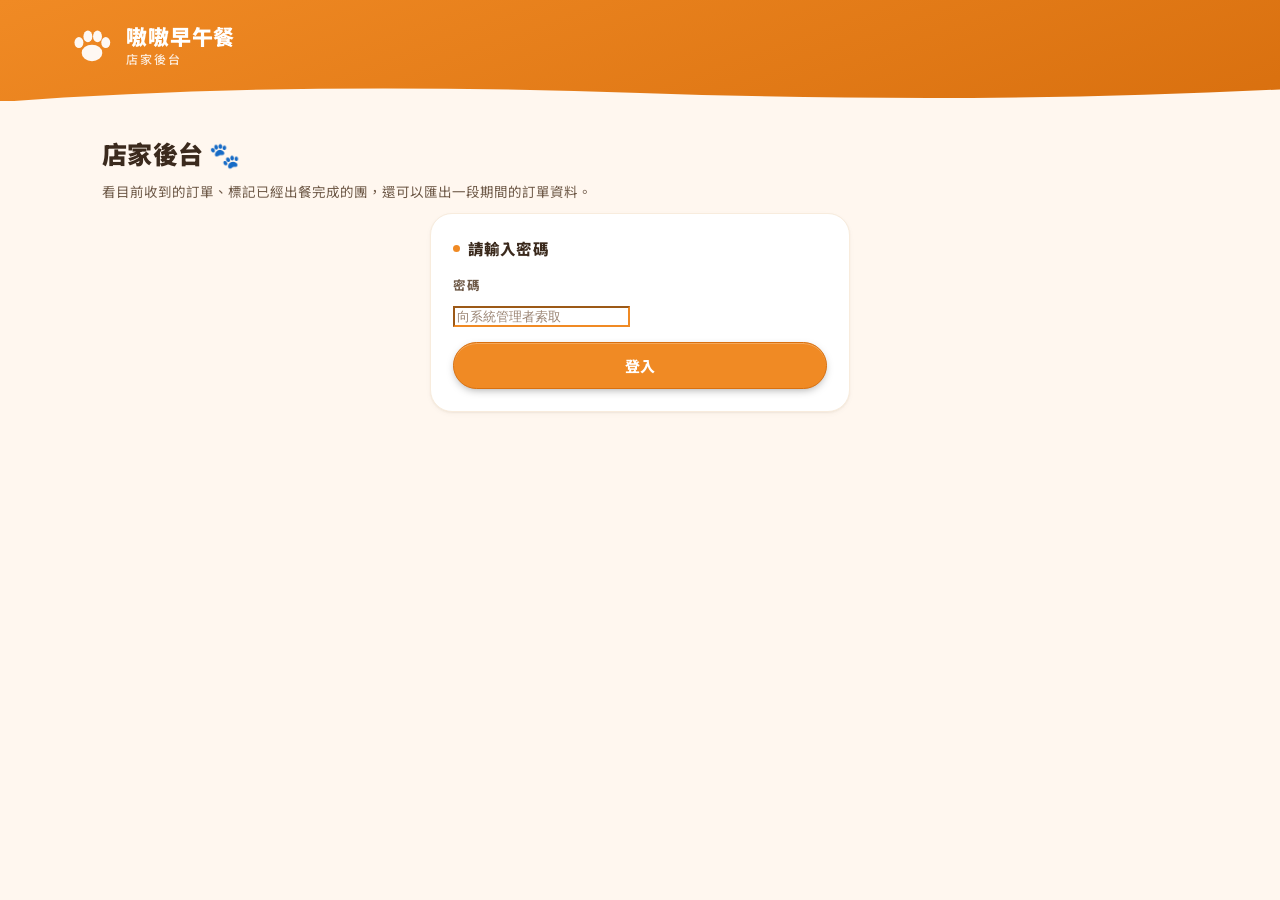
<file: docs/vendor.html>
<!DOCTYPE html>
<html lang="zh-Hant">
<head>
<meta charset="UTF-8">
<meta name="viewport" content="width=device-width, initial-scale=1">
<title>店家後台｜嗷嗷早午餐</title>
<link rel="icon" href="data:image/svg+xml,<svg xmlns=%27http://www.w3.org/2000/svg%27 viewBox=%270 0 64 64%27><rect width=%2764%27 height=%2764%27 rx=%2714%27 fill=%27%23F08A24%27/><g fill=%27white%27><ellipse cx=%2732%27 cy=%2742%27 rx=%2713%27 ry=%2710.5%27/><ellipse cx=%2714%27 cy=%2728%27 rx=%275.5%27 ry=%277%27/><ellipse cx=%2726%27 cy=%2720%27 rx=%275.5%27 ry=%277.5%27/><ellipse cx=%2738%27 cy=%2720%27 rx=%275.5%27 ry=%277.5%27/><ellipse cx=%2750%27 cy=%2728%27 rx=%275.5%27 ry=%277%27/></g></svg>">
<link rel="preconnect" href="https://fonts.googleapis.com">
<link rel="preconnect" href="https://fonts.gstatic.com" crossorigin>
<link rel="stylesheet" href="https://fonts.googleapis.com/css2?family=Baloo+2:wght@600;700;800&family=Noto+Sans+TC:wght@400;500;700;900&display=swap">
<link rel="stylesheet" href="style.css">
</head>
<body>
<div id="top"></div>
<div class="wrap"><div id="page"></div></div>

<script src="config.js"></script>
<script src="api.js"></script>
<script src="ui.js"></script>
<script>
document.getElementById('top').innerHTML = renderTopbar('店家後台');
const page = document.getElementById('page');

/* 密碼只存在這台裝置，登入一次之後不用每次都輸入。
   密碼本身是「設定」表裡的「店家後台密碼」，店家想換密碼直接在
   Supabase 後台改那一格就好，不用找人改程式碼。 */
const PW_KEY = 'aoao_vendor_pw';
let PASSWORD = '';
try { PASSWORD = localStorage.getItem(PW_KEY) || ''; } catch (e) { /* 無痕模式 */ }

/* 新訂單瀏覽器推播（Web Push）用的公鑰，登入時後端會一起回傳；
   沒設定的話是空字串，畫面上就不會出現「開啟通知」按鈕。 */
let VAPID_PUBLIC_KEY = '';
let swRegistration = null;

/* 依日期查詢那頁存最後一次查到的結果，CSV 匯出要用 */
let HISTORY_SESSIONS = [];

if (PASSWORD) {
  tryLoad(PASSWORD, true);
} else {
  renderLogin();
}

function renderLogin(errMsg) {
  page.innerHTML =
    '<h1>店家後台 🐾</h1>' +
    '<p class="muted">看目前收到的訂單、標記已經出餐完成的團，還可以匯出一段期間的訂單資料。</p>' +
    '<div class="card narrow" style="max-width:420px;">' +
      '<div class="card-head"><span class="dot"></span><h2>請輸入密碼</h2></div>' +
      (errMsg ? '<div class="notice notice-warn" style="margin-bottom:12px;"><span class="ico">⚠️</span><div>' + escapeHtml(errMsg) + '</div></div>' : '') +
      '<div class="field"><label for="pw">密碼</label><input type="password" id="pw" placeholder="向系統管理者索取"></div>' +
      '<button type="button" class="btn btn-primary btn-block" id="loginBtn">登入</button>' +
    '</div>';
  document.getElementById('pw').focus();
  document.getElementById('loginBtn').addEventListener('click', doLogin);
  document.getElementById('pw').addEventListener('keydown', function (e) { if (e.key === 'Enter') doLogin(); });
}

function doLogin() {
  const pw = document.getElementById('pw').value.trim();
  if (!pw) return;
  const btn = document.getElementById('loginBtn');
  btn.disabled = true; btn.innerHTML = '<span class="spin"></span> 確認中…';
  tryLoad(pw, false);
}

/** silent=true 是「這台裝置記住的密碼，先默默試試看」，錯了就默默退回登入畫面，不嚇到人 */
function tryLoad(pw, silent) {
  apiPost('vendorLogin', { password: pw }).then(function (res) {
    PASSWORD = pw;
    VAPID_PUBLIC_KEY = res.vapidPublicKey || '';
    try { localStorage.setItem(PW_KEY, pw); } catch (e) { /* 略過 */ }
    renderShell();
  }).catch(function (err) {
    try { localStorage.removeItem(PW_KEY); } catch (e) { /* 略過 */ }
    if (!silent) renderLogin(err.message || '密碼不正確');
    else renderLogin();
  });
}

function logout() {
  try { localStorage.removeItem(PW_KEY); } catch (e) { /* 略過 */ }
  PASSWORD = '';
  const actions = document.getElementById('topbarActions');
  if (actions) actions.innerHTML = ''; // 回到登入畫面，標頭右上角的登出/通知按鈕也一起收掉
  renderLogin();
}

/* ---------- 主畫面：分兩頁——待處理訂單、依日期查詢 ---------- */

function todayStr(offsetDays) {
  const d = new Date(Date.now() + (offsetDays || 0) * 86400000);
  return d.toISOString().slice(0, 10);
}

function renderShell() {
  /* 登出、開啟通知都是「帳號/裝置層級」的控制項，放進最上面那條橘色
     標頭的右上角（#topbarActions，跟 renderTopbar 共用），不要跟下面
     分頁列（待處理／依日期查詢）的內容操作混在一起。 */
  const actions = document.getElementById('topbarActions');
  if (actions) {
    actions.innerHTML =
      '<button class="btn btn-sm" id="pushToggleBtn" hidden></button>' +
      '<button class="btn btn-sm" id="logoutBtn">登出</button>';
    document.getElementById('logoutBtn').addEventListener('click', logout);
  }

  page.innerHTML =
    '<h1>店家後台 🐾</h1>' +
    '<div class="vendor-topbar">' +
      '<div class="seg">' +
        '<input type="radio" name="vtab" id="vtabPending" checked><label for="vtabPending">📥 待處理訂單</label>' +
        '<input type="radio" name="vtab" id="vtabHistory"><label for="vtabHistory">🔍 依日期查詢</label>' +
      '</div>' +
    '</div>' +
    '<div class="tiny" id="pushHint" style="margin:-10px 0 16px;"></div>' +

    '<div id="pendingPanel"></div>' +
    '<div id="historyPanel" hidden></div>';

  document.getElementById('vtabPending').addEventListener('change', showPending);
  document.getElementById('vtabHistory').addEventListener('change', showHistory);

  renderPendingShell();
  renderHistoryShell();
  loadPending();
  initPushUI();
}

/* ---------- 新訂單瀏覽器推播（Web Push） ----------
   按鈕只有三種狀態：沒開通知／通知已開啟／被瀏覽器封鎖。請求通知權限
   一定要是使用者自己按按鈕才能觸發（瀏覽器規定，也比較不會被當成
   騷擾式彈窗），所以 initPushUI() 只負責畫出目前狀態，不會自動跳出
   權限請求視窗。 */

function initPushUI() {
  const btn = document.getElementById('pushToggleBtn');
  const hint = document.getElementById('pushHint');
  if (!btn) return;

  if (!VAPID_PUBLIC_KEY) return; // 後端還沒設定 VAPID 金鑰，功能還沒開放，按鈕不會出現

  if (!('serviceWorker' in navigator) || !('PushManager' in window) || !('Notification' in window)) {
    hint.textContent = '📱 這個瀏覽器目前不支援通知（iPhone 的話，要先把這個網址加到主畫面才能用）。';
    return;
  }

  navigator.serviceWorker.register('sw.js').then(function (reg) {
    swRegistration = reg;
    return reg.pushManager.getSubscription();
  }).then(function (sub) {
    paintPushBtn(!!sub);
  }).catch(function (err) {
    console.log('推播初始化失敗：', err);
    hint.textContent = '這台裝置目前沒辦法開啟通知。';
    document.getElementById('pushToggleBtn').hidden = true;
  });
}

function paintPushBtn(subscribed) {
  const btn = document.getElementById('pushToggleBtn');
  const hint = document.getElementById('pushHint');
  btn.hidden = false;
  btn.disabled = false;
  btn.style.borderColor = '';
  btn.style.color = '';

  if (Notification.permission === 'denied') {
    btn.textContent = '🔕 已封鎖';
    btn.disabled = true;
    hint.textContent = '通知被瀏覽器擋掉了，要重新開啟的話，去瀏覽器的「網站設定」把這個網址的通知權限打開。';
    return;
  }
  if (subscribed) {
    btn.textContent = '🔔 通知已開啟';
    btn.style.borderColor = 'var(--leaf)';
    btn.style.color = 'var(--leaf)';
    btn.title = '點一下可以關閉';
    hint.textContent = '這台裝置有新訂單送來時會跳系統通知。';
    btn.onclick = disablePush;
  } else {
    btn.textContent = '🔔 開啟通知';
    btn.title = '';
    hint.textContent = '開啟後，有新訂單送來時這台裝置會跳系統通知。';
    btn.onclick = enablePush;
  }
}

function enablePush() {
  const btn = document.getElementById('pushToggleBtn');
  btn.disabled = true; btn.textContent = '開啟中…';
  swRegistration.pushManager.subscribe({
    userVisibleOnly: true,
    applicationServerKey: urlBase64ToUint8Array(VAPID_PUBLIC_KEY),
  }).then(function (sub) {
    return apiPost('vendorSubscribePush', { password: PASSWORD, subscription: sub.toJSON() });
  }).then(function () {
    paintPushBtn(true);
  }).catch(function (err) {
    alert('開啟通知失敗：' + (err.message || String(err)));
    paintPushBtn(false);
  });
}

function disablePush() {
  const btn = document.getElementById('pushToggleBtn');
  btn.disabled = true; btn.textContent = '關閉中…';
  swRegistration.pushManager.getSubscription().then(function (sub) {
    if (!sub) { paintPushBtn(false); return; }
    const endpoint = sub.endpoint;
    return sub.unsubscribe().then(function () {
      return apiPost('vendorUnsubscribePush', { password: PASSWORD, endpoint: endpoint });
    });
  }).then(function () {
    paintPushBtn(false);
  }).catch(function (err) {
    alert('關閉通知失敗：' + (err.message || String(err)));
    paintPushBtn(true);
  });
}

/** VAPID 公鑰是 base64url 字串，瀏覽器的 subscribe() 要吃 Uint8Array，中間要轉一手。
 *  這是 Web Push 的標準轉換寫法，網路上到處找得到同一份。 */
function urlBase64ToUint8Array(base64String) {
  const padding = '='.repeat((4 - base64String.length % 4) % 4);
  const base64 = (base64String + padding).replace(/-/g, '+').replace(/_/g, '/');
  const rawData = atob(base64);
  const outputArray = new Uint8Array(rawData.length);
  for (let i = 0; i < rawData.length; ++i) outputArray[i] = rawData.charCodeAt(i);
  return outputArray;
}

function showPending() {
  document.getElementById('pendingPanel').hidden = false;
  document.getElementById('historyPanel').hidden = true;
}
function showHistory() {
  document.getElementById('pendingPanel').hidden = true;
  document.getElementById('historyPanel').hidden = false;
  /* 故意不要一切過去就自動查詢——預設日期只有「今天」這一天，大部分
     時候使用者是想改期間再查，先幫他查一次今天的資料沒什麼意義。 */
}

/* ---------- 待處理訂單：已送單、還沒標記完成的團——不用選日期，
   這就是店家現在該準備的東西。 ---------- */

/* 兩個分頁共用同一套排序方式：依「送餐時間」（預訂日期，店家實際把
   餐點送到訂購者手上的時間）或依「送單時間」（主揪按下送單、把這團
   交給店家處理的時間），越早的排越上面。預設是送餐時間。 */
function sortOptionsHtml(id, compact) {
  return '<select id="' + id + '"' + (compact ? ' style="width:auto;min-width:112px;"' : '') + '>' +
    '<option value="deliveryDate">依送餐時間</option>' +
    '<option value="finalizedAt">依送單時間</option>' +
  '</select>';
}

function renderPendingShell() {
  const el = document.getElementById('pendingPanel');
  el.innerHTML =
    '<div class="section-head">' +
      '<h2>📥 待處理訂單</h2>' +
      '<span class="spacer"></span>' +
      sortOptionsHtml('pendingSortBy', true) +
      '<button class="btn btn-ghost btn-sm" id="pendingRefreshBtn" style="white-space:nowrap;">重新整理</button>' +
    '</div>' +
    '<div class="tiny" style="margin:-6px 0 12px;">已經送單、但還沒標記完成的團，不限日期，全部都在這裡</div>' +
    '<div id="pendingList"></div>';
  document.getElementById('pendingRefreshBtn').addEventListener('click', loadPending);
  document.getElementById('pendingSortBy').addEventListener('change', loadPending);
}

function loadPending() {
  const list = document.getElementById('pendingList');
  const sortBy = document.getElementById('pendingSortBy').value;
  list.innerHTML = '<p class="muted"><span class="spin"></span> 載入中…</p>';
  apiPost('vendorOrders', { password: PASSWORD, vendorDone: false, sortBy: sortBy }).then(function (res) {
    renderOrderCards(list, res.sessions || [], '目前沒有待處理的訂單', loadPending);
  }).catch(function (err) {
    list.innerHTML = '<div class="notice notice-warn"><span class="ico">⚠️</span><div>' + escapeHtml(err.message || String(err)) + '</div></div>';
  });
}

/* ---------- 依日期查詢：自己選區間跟狀態，可以匯出 CSV ---------- */

function renderHistoryShell() {
  const el = document.getElementById('historyPanel');
  el.innerHTML =
    '<div class="card">' +
      '<div class="card-head"><span class="dot"></span><h2>篩選條件</h2></div>' +
      '<div class="grid-2">' +
        '<div class="field"><label for="dateFrom">預訂日期從</label><input type="date" id="dateFrom" value="' + todayStr(0) + '"></div>' +
        '<div class="field"><label for="dateTo">到</label><input type="date" id="dateTo" value="' + todayStr(0) + '"></div>' +
      '</div>' +
      '<div class="grid-2">' +
        '<div class="field"><label for="statusFilter">完成狀態</label>' +
          '<select id="statusFilter">' +
            '<option value="">全部</option>' +
            '<option value="false">尚未完成</option>' +
            '<option value="true">已完成</option>' +
          '</select></div>' +
        '<div class="field"><label for="historySortBy">排序方式</label>' + sortOptionsHtml('historySortBy') + '</div>' +
      '</div>' +
      '<div style="display:flex;gap:10px;flex-wrap:wrap;">' +
        '<button class="btn btn-primary" id="queryBtn" style="flex:1;min-width:120px;">查詢</button>' +
        '<button class="btn btn-ghost" id="exportBtn" style="flex:1;min-width:120px;">⬇️ 下載 CSV</button>' +
      '</div>' +
    '</div>' +
    '<div class="section-head"><h2>查詢結果</h2></div>' +
    '<div id="historyList"><div class="empty">' + PAW_MARK + '<div>選好日期範圍後按「查詢」</div></div></div>';

  document.getElementById('queryBtn').addEventListener('click', loadHistory);
  document.getElementById('exportBtn').addEventListener('click', exportCsv);
}

function loadHistory() {
  const list = document.getElementById('historyList');
  const dateFrom = document.getElementById('dateFrom').value;
  const dateTo = document.getElementById('dateTo').value;
  const statusVal = document.getElementById('statusFilter').value; // '', 'false', 'true'
  const sortBy = document.getElementById('historySortBy').value;
  list.innerHTML = '<p class="muted"><span class="spin"></span> 載入中…</p>';

  apiPost('vendorOrders', {
    password: PASSWORD, dateFrom: dateFrom, dateTo: dateTo, sortBy: sortBy,
    vendorDone: statusVal === '' ? undefined : (statusVal === 'true')
  }).then(function (res) {
    HISTORY_SESSIONS = res.sessions || [];
    renderOrderCards(list, HISTORY_SESSIONS, '這段期間沒有符合條件的團', loadHistory);
  }).catch(function (err) {
    list.innerHTML = '<div class="notice notice-warn"><span class="ico">⚠️</span><div>' + escapeHtml(err.message || String(err)) + '</div></div>';
  });
}

/* ---------- 兩頁共用的訂單卡片（依品項彙總，不含跟團者姓名） ---------- */

function renderOrderCards(container, sessions, emptyText, onReload) {
  if (!sessions.length) {
    container.innerHTML = '<div class="empty">' + PAW_MARK + '<div>' + escapeHtml(emptyText) + '</div></div>';
    return;
  }
  container.innerHTML = sessions.map(function (s) {
    const done = s.vendorDone === true;
    const badge = done ? '<span class="badge done">已完成</span>' : '<span class="badge warn">已送單</span>';
    return (
      '<div class="card">' +
        /* 標題就是「日期＋期望送達時間＋公司或主揪名」一行，送單時間跟
           外送地址另外放一行——跟客人資訊卡分開，避免頭重腳輕。 */
        '<div class="card-head"><span class="dot"></span><h2>' + escapeHtml(fmtDate(s.deliveryDate)) +
          '　期望送達 ' + escapeHtml(s.deliveryTime || '') + '　' + escapeHtml(s.company || s.organizer) + '</h2>' +
          '<span class="spacer"></span>' + badge + '</div>' +
        '<div class="tiny" style="margin-bottom:10px;">' + escapeHtml(s.fulfillment) + (s.fulfillment === '外送' ? '　' + escapeHtml(s.address || '') : '') +
          (s.finalizedAt ? '　・　送單於 ' + escapeHtml(fmtDateTime(s.finalizedAt)) : '') + '</div>' +
        /* 聯絡窗口是外送前致電確認要用的，統編是開發票要用的，Email／
           颱風假是否取消也都是主揪整團共用的資料（不含跟團者姓名）。
           用不同底色的小卡片、多欄小方格塞進去，最小高度放完六項。 */
        /* 分兩個獨立的 .info-grid，不是同一個網格裡排版——這樣不管螢幕
           多寬，第一列（聯絡窗口/電話/方便接聽/Email）跟第二列（公司/
           統編/餐具/颱風假/備註）都不會混到同一排去。 */
        '<div class="info-grid">' +
          infoCell('聯絡窗口', s.contactName || '（未填）') +
          infoCell('聯絡電話', s.contactPhone || '（未填）') +
          infoCell('方便接聽', s.contactAvailableTime || '—') +
          infoCell('主揪 Email', s.organizerEmail || '（未填）') +
        '</div>' +
        '<div class="info-grid">' +
          infoCell('公司名稱', s.company || '（未填）') +
          infoCell('統一編號', s.taxId || '（未填）') +
          infoCell('需要餐具', s.needUtensils || '—') +
          infoCell('颱風假取消', s.typhoonCancel || '—') +
          (s.note ? infoCell('想跟店家說的話', s.note) : '') +
        '</div>' +
        '<dl style="margin:0 0 12px;">' +
          s.items.map(function (it) {
            const specs = [it.size, it.opt1, it.opt2].filter(Boolean).join('／');
            return '<div class="meta-row"><dt>' + escapeHtml(it.itemName) + (specs ? '（' + escapeHtml(specs) + '）' : '') +
              (it.note ? ' <span class="tiny">※' + escapeHtml(it.note) + '</span>' : '') + '</dt>' +
              '<dd>×' + it.qty + '　$' + it.subtotal + '</dd></div>';
          }).join('') +
        '</dl>' +
        '<div class="order-card-foot">' +
          '<span class="label">總計</span><span class="amount">$' + s.total + '</span>' +
          (done ? '' : '<button type="button" class="btn btn-primary btn-lg" data-complete="' + escapeHtml(s.id) + '">✅ 標記完成</button>') +
        '</div>' +
      '</div>'
    );
  }).join('');

  container.querySelectorAll('[data-complete]').forEach(function (btn) {
    btn.addEventListener('click', function () {
      if (!confirm('確定要標記這團已完成嗎？')) return;
      btn.disabled = true; btn.innerHTML = '<span class="spin"></span> 標記中…';
      apiPost('vendorComplete', { password: PASSWORD, sessionId: btn.dataset.complete }).then(function () {
        onReload();
      }).catch(function (err) {
        alert(err.message || String(err));
        btn.disabled = false; btn.textContent = '✅ 標記完成';
      });
    });
  });
}

function fmtDate(s) {
  return String(s || '').replace(/-/g, '/');
}

/* 訂購資訊小方格：標籤在上、內容在下，塞進 .info-grid 排成兩三欄用 */
/* wide=true：這格佔滿整排（Email、備註這種長內容用，會自動換行，
   不會被截斷看不到） */
function infoCell(label, value) {
  return '<div class="info-cell"><dt>' + escapeHtml(label) + '</dt><dd>' + escapeHtml(value) + '</dd></div>';
}

/* ---------- 匯出 CSV（依日期查詢那頁的資料，品項彙總，不含跟團者姓名） ---------- */

function csvCell(v) {
  const s = String(v == null ? '' : v);
  return /[",\n]/.test(s) ? '"' + s.replace(/"/g, '""') + '"' : s;
}

function exportCsv() {
  if (!HISTORY_SESSIONS.length) { alert('目前沒有資料可以匯出，先查詢一次看看。'); return; }
  const header = ['揪團編號', '預訂日期', '公司／主揪', '統一編號', '聯絡窗口', '聯絡電話', '方便接聽', '需要餐具', '主揪Email', '颱風假取消', '建團時的話', '取餐方式', '狀態', '品項名稱', '規格', '品項備註', '數量', '小計'];
  const rows = [header];
  HISTORY_SESSIONS.forEach(function (s) {
    s.items.forEach(function (it) {
      const specs = [it.size, it.opt1, it.opt2].filter(Boolean).join('／');
      rows.push([
        s.id, fmtDate(s.deliveryDate), s.company || s.organizer, s.taxId || '', s.contactName || '',
        s.contactPhone || '', s.contactAvailableTime || '', s.needUtensils || '', s.organizerEmail || '',
        s.typhoonCancel || '', s.note || '', s.fulfillment,
        (s.vendorDone ? '已完成' : '尚未完成'), it.itemName, specs, it.note || '', it.qty, it.subtotal
      ]);
    });
  });
  const csv = '﻿' + rows.map(function (r) { return r.map(csvCell).join(','); }).join('\n');
  const blob = new Blob([csv], { type: 'text/csv;charset=utf-8;' });
  const url = URL.createObjectURL(blob);
  const a = document.createElement('a');
  a.href = url;
  a.download = '嗷嗷團購訂單_' + document.getElementById('dateFrom').value + '_' + document.getElementById('dateTo').value + '.csv';
  document.body.appendChild(a);
  a.click();
  document.body.removeChild(a);
  URL.revokeObjectURL(url);
}
</script>
</body>
</html>
</file>
<file: docs/style.css>
/* ==========================================================================
   嗷嗷早午餐｜辦公室團購 — 設計系統
   色彩取自店家外送菜單：奶油底、暖橘、蜜桃、莓紅點綴，可可色文字
   ========================================================================== */

:root {
  --cream:        #FFF7EF;
  --cream-deep:   #FDEBD9;
  --surface:      #FFFFFF;
  --surface-alt:  #FFF2E2;
  --border:       #F2DFC8;
  --border-soft:  #F8ECDD;

  --ink:          #3B2A1D;
  --ink-mid:      #6E5947;
  --ink-soft:     #9B8574;

  --orange:       #F08A24;
  --orange-deep:  #D9700F;
  --orange-soft:  #FFE3C2;
  --peach:        #FFD7AE;
  --berry:        #E2607C;
  --berry-soft:   #FCE3E8;
  --leaf:         #4E9A5B;
  --leaf-soft:    #E4F1E4;

  --shadow-sm:  0 1px 2px rgba(90, 60, 30, .06), 0 2px 8px -4px rgba(90, 60, 30, .10);
  --shadow-md:  0 2px 6px rgba(90, 60, 30, .07), 0 12px 28px -14px rgba(90, 60, 30, .22);
  --shadow-lg:  0 8px 40px -12px rgba(90, 60, 30, .30);

  --r-sm: 10px;
  --r-md: 16px;
  --r-lg: 22px;
  --r-pill: 999px;

  --font-ui: "Noto Sans TC", -apple-system, BlinkMacSystemFont, "PingFang TC", "Microsoft JhengHei", sans-serif;
  --font-num: "Baloo 2", "Noto Sans TC", -apple-system, sans-serif;
}

@media (prefers-color-scheme: dark) {
  :root:not([data-theme="light"]) {
    --cream:        #211913;
    --cream-deep:   #2A2019;
    --surface:      #2B211A;
    --surface-alt:  #362920;
    --border:       #45362B;
    --border-soft:  #3A2D24;

    --ink:          #F5E9DC;
    /* 深色模式下這兩個是大量說明文字、小標籤在用的顏色。原本的深度雖然
       數字上過得了 WCAG AA，但整頁都是同色系的暖棕色（背景也偏棕），
       實際看起來還是容易糊在一起、看不清楚，所以調亮一階讓次要文字更
       好辨識。 */
    --ink-mid:      #D6C4B5;
    --ink-soft:     #B4A190;

    --orange:       #F7A248;
    --orange-deep:  #FFB967;
    --orange-soft:  #4A3524;
    --peach:        #55402C;
    --berry:        #F08098;
    --berry-soft:   #46262E;
    --leaf:         #7FBF8B;
    --leaf-soft:    #26361F;

    --shadow-sm:  0 1px 2px rgba(0,0,0,.3), 0 2px 8px -4px rgba(0,0,0,.4);
    --shadow-md:  0 2px 6px rgba(0,0,0,.35), 0 12px 28px -14px rgba(0,0,0,.55);
    --shadow-lg:  0 8px 40px -12px rgba(0,0,0,.6);
  }
}

* { box-sizing: border-box; }

html { -webkit-text-size-adjust: 100%; }

body {
  margin: 0;
  background: var(--cream);
  color: var(--ink);
  font-family: var(--font-ui);
  font-size: 15px;
  line-height: 1.65;
  -webkit-font-smoothing: antialiased;
  /* 讓瀏覽器原生的表單控制項（主要是日期欄位的小日曆圖示）跟著同一個
     深色/淺色模式判斷來畫，不然深色模式下那顆日曆圖示預設是深灰色，
     跟深色背景幾乎融在一起、幾乎看不到有東西可以點。 */
  color-scheme: light dark;
}

/* ---------- 頁首 ---------- */

.topbar {
  background: linear-gradient(160deg, var(--orange) 0%, var(--orange-deep) 100%);
  position: relative;
  padding: 18px 20px 26px;
}

.topbar-inner {
  max-width: 720px;
  margin: 0 auto;
  display: flex;
  align-items: center;
  gap: 12px;
  /* 標頭右上角掛了登出之類的按鈕時，寧可讓那些按鈕自己整組掉到下一行，
     也不要把「嗷嗷早午餐」這幾個字擠到換行——品牌名稱要完整、不斷行。 */
  flex-wrap: wrap;
  row-gap: 8px;
}
.topbar-brand { flex-shrink: 0; }

.paw {
  width: 38px;
  height: 38px;
  flex-shrink: 0;
  fill: #fff;
  opacity: .95;
}

.brand {
  font-weight: 900;
  font-size: 19px;
  letter-spacing: .04em;
  color: #fff;
  line-height: 1.2;
}

.brand-sub {
  font-size: 12px;
  letter-spacing: .18em;
  color: rgba(255,255,255,.82);
  font-weight: 500;
}

/* 標頭右側的動作區（例如店家後台的「登出」）：預設是空的、不佔空間，
   有內容時才會撐開、貼齊最右邊。按鈕用白色半透明的樣式，跟一般卡片
   裡用的 .btn-ghost（實色背景）不同——那個放在這片橘色底上會很突兀。 */
.topbar-actions {
  margin-left: auto;
  display: flex;
  gap: 8px;
  flex-wrap: wrap;
  justify-content: flex-end;
}
.topbar-actions .btn {
  background: rgba(255,255,255,.16);
  border-color: rgba(255,255,255,.55);
  color: #fff;
  white-space: nowrap;
}
.topbar-actions .btn:hover:not(:disabled) { background: rgba(255,255,255,.26); border-color: #fff; }
.topbar-actions .btn:disabled { opacity: .6; }

.topbar .wave {
  position: absolute;
  left: 0; right: 0; bottom: -1px;
  width: 100%;
  height: 18px;
  display: block;
  fill: var(--cream);
}

/* 用店家形象照當標頭的版本（發起揪團／點餐頁）：拿掉原本的內距，讓
   照片滿版貼齊上緣，底下波浪還是疊在上面當作跟頁面內容的過場，
   背後留著跟一般標頭一樣的橘色漸層，圖片載入前那一瞬間也不會空白。 */
.topbar-hero { padding: 0; }
.hero-banner { display: block; width: 100%; height: auto; }

/* ---------- 版面 ---------- */

.wrap {
  max-width: 720px;
  margin: 0 auto;
  padding: 22px 18px 120px;
}

h1 { font-size: 21px; font-weight: 900; margin: 0 0 6px; letter-spacing: .01em; text-wrap: balance; }
h2 { font-size: 15.5px; font-weight: 800; margin: 0; letter-spacing: .01em; }
p  { margin: 0 0 10px; }
p:last-child { margin-bottom: 0; }

.muted { color: var(--ink-mid); font-size: 13.5px; }
.tiny  { color: var(--ink-soft); font-size: 12.5px; }
.num   { font-family: var(--font-num); font-weight: 700; font-variant-numeric: tabular-nums; }

.card {
  background: var(--surface);
  border: 1px solid var(--border-soft);
  border-radius: var(--r-lg);
  padding: 18px;
  margin-bottom: 14px;
  box-shadow: var(--shadow-sm);
}

.card-head {
  display: flex;
  align-items: center;
  gap: 8px;
  margin-bottom: 14px;
  /* 保險：標題本身很長、又帶了一顆按鈕時，寧可整顆按鈕掉到下一行，
     也不要標題文字跟按鈕文字各自被擠到斷成兩行、變得很難讀。 */
  flex-wrap: wrap;
}
.card-head h2 { min-width: 0; }

.card-head .dot {
  width: 7px; height: 7px;
  border-radius: 50%;
  background: var(--orange);
  flex-shrink: 0;
}

.card-head .spacer { margin-left: auto; }

/* ---------- 點餐頁最上面的行銷文案卡片 ---------- */
.promo-card p { margin: 0 0 10px; line-height: 1.7; }
.promo-card p:last-of-type { margin-bottom: 0; }
.promo-lead { font-weight: 800; font-size: 16.5px; }
.promo-rules div { padding: 3px 0; }

/* ---------- 店家後台：分頁列、區塊標題（不是卡片，跟內容的卡片區分開來） ---------- */

.vendor-topbar {
  display: flex;
  align-items: center;
  justify-content: space-between;
  gap: 12px;
  flex-wrap: wrap;
  margin-bottom: 20px;
}

.section-head {
  display: flex;
  align-items: baseline;
  gap: 10px;
  flex-wrap: wrap;
  margin: 24px 0 12px;
}
.section-head h2 { margin: 0; font-size: 15px; }
.section-head .spacer { margin-left: auto; }
.section-head:first-child { margin-top: 0; }

/* ---------- 提示區塊 ---------- */

.notice {
  border-radius: var(--r-md);
  padding: 13px 15px;
  font-size: 13.5px;
  line-height: 1.6;
  margin-bottom: 14px;
  display: flex;
  gap: 10px;
  align-items: flex-start;
}
.notice .ico { flex-shrink: 0; font-size: 15px; line-height: 1.4; }
.notice-info  { background: var(--surface-alt); color: var(--ink-mid); }
.notice-warn  { background: var(--berry-soft);  color: var(--berry); }
.notice-good  { background: var(--leaf-soft);   color: var(--leaf); }

/* ---------- 表單 ---------- */

.field { margin-bottom: 15px; }
.field:last-child { margin-bottom: 0; }

.field > label,
.field-label {
  display: block;
  font-size: 12.5px;
  font-weight: 700;
  letter-spacing: .04em;
  color: var(--ink-mid);
  margin-bottom: 6px;
}
.req { color: var(--berry); }

input[type="text"], input[type="tel"], input[type="email"],
input[type="date"], input[type="datetime-local"], select, textarea {
  width: 100%;
  max-width: 100%;
  padding: 11px 13px;
  border: 1.5px solid var(--border);
  border-radius: var(--r-sm);
  font-size: 15px;
  font-family: inherit;
  background: var(--cream);
  color: var(--ink);
  transition: border-color .15s, background .15s;
}
/* select 原生就是瀏覽器預設樣式，沒特別處理的話會跟旁邊的輸入框、
   按鈕格格不入（方角、字體、顏色都對不上）。上面那條規則先讓它跟
   輸入框長得一樣，下拉箭頭本身交給瀏覽器自己畫——color-scheme 已經
   宣告過 light dark，瀏覽器會自動配一個跟深色/淺色模式一致的箭頭
   顏色，不用自己刻。 */
select { cursor: pointer; }
/* iOS（不管是 Safari 還是 iOS 版 Chrome，底層都是 WebKit）的日期欄位
   是已知的老問題：它顯示日期用的內部渲染有自己的一套最小寬度，
   在某些字體大小/地區格式（例如「2026年8月12日」這種較長的完整
   中文日期字串）下，畫出來的內容會比 CSS 設定的寬度還寬，直接畫出
   邊框外面，width:100% 攔不住。開發機（Chromium／WebKit 桌機版）
   都重現不出來，只能用 overflow:hidden 這種「不管你想畫多寬，反正
   邊框外一律裁掉」的保險做法硬擋下來。 */
input[type="date"], input[type="datetime-local"] { overflow: hidden; }
input:focus, textarea:focus {
  outline: none;
  border-color: var(--orange);
  background: var(--surface);
}
input::placeholder, textarea::placeholder { color: var(--ink-soft); }
textarea { resize: vertical; min-height: 62px; line-height: 1.6; }
input:disabled, textarea:disabled { background: var(--surface-alt); color: var(--ink-mid); cursor: not-allowed; }

.grid-2 { display: grid; grid-template-columns: 1fr 1fr; gap: 12px; }
@media (max-width: 480px) { .grid-2 { grid-template-columns: 1fr; } }

/* 分段選擇（取代 radio） */
.seg { display: flex; flex-wrap: wrap; gap: 8px; }
.seg input { position: absolute; opacity: 0; pointer-events: none; }
.seg label {
  padding: 8px 16px;
  border-radius: var(--r-pill);
  border: 1.5px solid var(--border);
  background: var(--cream);
  font-size: 14px;
  font-weight: 600;
  color: var(--ink-mid);
  cursor: pointer;
  transition: all .15s;
  user-select: none;
}
.seg label:hover { border-color: var(--peach); }
.seg input:checked + label,
.seg label.on {
  background: var(--orange);
  border-color: var(--orange);
  color: #fff;
  box-shadow: 0 2px 8px -2px rgba(240,138,36,.55);
}
.seg input:focus-visible + label { outline: 2px solid var(--orange); outline-offset: 2px; }

/* ---------- 按鈕 ---------- */

.btn {
  font-family: inherit;
  font-size: 15px;
  font-weight: 800;
  border: 1.5px solid transparent;
  border-radius: var(--r-pill);
  padding: 12px 24px;
  cursor: pointer;
  transition: transform .12s, box-shadow .15s, background .15s;
  letter-spacing: .02em;
}
.btn:active { transform: translateY(1px) scale(.99); }
.btn:disabled { opacity: .45; cursor: not-allowed; transform: none; }

.btn-primary {
  background: var(--orange);
  color: #fff;
  /* 邊框跟陰影都用同色系的話，按鈕邊緣會糊進背景色裡、看起來像一團光暈
     貼在畫面上而不是一顆可以按的按鈕。改成深一階的描邊＋偏中性色的陰影，
     邊緣才切得出來，看起來才立體、像真的能按。 */
  border-color: var(--orange-deep);
  box-shadow: 0 3px 10px -3px rgba(0,0,0,.4), inset 0 1px 0 rgba(255,255,255,.25);
}
.btn-primary:hover:not(:disabled) { background: var(--orange-deep); border-color: var(--orange-deep); }
.btn-primary:active:not(:disabled) { box-shadow: inset 0 1px 6px rgba(0,0,0,.25); }

.btn-ghost {
  background: var(--surface);
  color: var(--ink);
  border-color: var(--border);
}
.btn-ghost:hover:not(:disabled) { border-color: var(--orange); color: var(--orange-deep); }

.btn-danger { background: var(--berry-soft); color: var(--berry); }

.btn-block { display: block; width: 100%; }
.btn-sm { padding: 8px 16px; font-size: 13.5px; }
.btn-lg { padding: 16px 30px; font-size: 16.5px; }

/* ---------- 分類導覽 ---------- */

.chipnav {
  display: flex;
  gap: 8px;
  overflow-x: auto;
  padding: 4px 18px 12px;
  margin: 0 -18px;
  scrollbar-width: none;
  position: sticky;
  top: 0;
  z-index: 20;
  background: linear-gradient(var(--cream) 72%, transparent);
}
.chipnav::-webkit-scrollbar { display: none; }
.chipnav a {
  flex-shrink: 0;
  padding: 7px 15px;
  border-radius: var(--r-pill);
  background: var(--surface);
  border: 1.5px solid var(--border-soft);
  font-size: 13.5px;
  font-weight: 700;
  color: var(--ink-mid);
  text-decoration: none;
  box-shadow: var(--shadow-sm);
  white-space: nowrap;
}
.chipnav a:hover { color: var(--orange-deep); border-color: var(--peach); }

/* ---------- 菜單品項 ---------- */

.cat-title {
  display: flex;
  align-items: center;
  gap: 8px;
  font-size: 16px;
  font-weight: 900;
  margin: 24px 2px 10px;
  scroll-margin-top: 60px;
}
.cat-title svg { width: 17px; height: 17px; fill: var(--orange); flex-shrink: 0; }
.cat-title .count { font-size: 12px; font-weight: 600; color: var(--ink-soft); }

.item {
  background: var(--surface);
  border: 1px solid var(--border-soft);
  border-radius: var(--r-md);
  margin-bottom: 10px;
  overflow: hidden;
  box-shadow: var(--shadow-sm);
  transition: box-shadow .2s, border-color .2s;
}
.item.open { border-color: var(--peach); box-shadow: var(--shadow-md); }

.item-row {
  display: flex;
  align-items: center;
  gap: 14px;
  padding: 14px 16px;
  cursor: pointer;
}
.item-row:hover .item-name { color: var(--orange-deep); }

.item-body { flex: 1; min-width: 0; }
.item-name { font-weight: 800; font-size: 15px; line-height: 1.4; transition: color .15s; }
.item-tags { display: flex; flex-wrap: wrap; gap: 5px; margin-top: 5px; }

.tag {
  font-size: 11px;
  font-weight: 700;
  padding: 2px 8px;
  border-radius: var(--r-pill);
  background: var(--surface-alt);
  color: var(--ink-mid);
  letter-spacing: .02em;
}
.tag-leaf { background: var(--leaf-soft); color: var(--leaf); }
.tag-berry { background: var(--berry-soft); color: var(--berry); }

.price-badge {
  flex-shrink: 0;
  min-width: 62px;
  height: 52px;
  padding: 0 10px;
  display: flex;
  flex-direction: column;
  align-items: center;
  justify-content: center;
  background: var(--orange-soft);
  border-radius: 52% 48% 47% 53% / 50% 52% 48% 50%;
  color: var(--orange-deep);
  font-family: var(--font-num);
  font-weight: 800;
  line-height: 1.05;
}
.price-badge .p { font-size: 17px; }
.price-badge .p-dual { font-size: 12.5px; }

.item-panel {
  display: none;
  padding: 2px 16px 16px;
  border-top: 1px dashed var(--border);
  margin-top: -1px;
}
.item.open .item-panel { display: block; }

/* 點餐清單裡的小縮圖，不改變原本的品項列高度與互動範圍 */
.item-thumb {
  width: 52px;
  height: 52px;
  border-radius: var(--r-sm);
  object-fit: cover;
  flex-shrink: 0;
}

/* 有 data-zoomable 的圖都能點擊放大 */
[data-zoomable] { cursor: zoom-in; }

/* 訂單已經送出過、還沒按「編輯我的餐點」之前，整塊菜單是唯讀的：
   點下去沒反應，用 pointer-events 直接擋掉，不用一個個元件另外判斷；
   調暗一點也讓人一眼看出「現在不能點」。 */
.menu-locked { opacity: .55; pointer-events: none; }

/* 「查看菜單」「你開過的團」這類次要動作固定懸浮在右下角，手機電腦都一樣，
   不用捲到頂端才找得到，也不會佔用表單的版面。 */
.fab-stack {
  position: fixed;
  right: 16px;
  bottom: 20px;
  z-index: 60;
  display: flex;
  flex-direction: column;
  align-items: flex-end;
  gap: 10px;
}
.fab-stack .btn {
  position: relative;
  /* 這兩顆是浮在整頁內容「上面」的。原本用跟背景同色系的卡片＋描邊，
     深色模式下還是不夠顯眼、存在感太低。改成跟主要按鈕同一套橘色實心
     風格（不用會隨深色模式一起變暗的色票，直接固定亮色），故意做得
     突兀一點，才會讓人一眼看到這裡有東西可以點。 */
  background: var(--orange);
  color: #fff;
  border-color: var(--orange-deep);
  box-shadow: 0 6px 20px -4px rgba(0,0,0,.5), inset 0 1px 0 rgba(255,255,255,.3);
}
.fab-stack .btn:hover:not(:disabled) { background: var(--orange-deep); border-color: var(--orange-deep); color: #fff; }
.fab-badge {
  position: absolute;
  top: -7px;
  right: -7px;
  min-width: 19px;
  height: 19px;
  padding: 0 5px;
  border-radius: 999px;
  background: var(--berry);
  color: #fff;
  font-size: 11px;
  font-weight: 800;
  display: flex;
  align-items: center;
  justify-content: center;
  line-height: 1;
  box-shadow: 0 0 0 2px var(--cream);
}
/* 點餐頁手機版底部有一條購物車列（.cartbar），懸浮按鈕要往上挪，不要疊在一起 */
@media (max-width: 899px) {
  .fab-stack.has-cartbar { bottom: 96px; }
}

/* 內文裡的小連結，跟著設計系統的色票走，不用瀏覽器預設的藍色底線 */
.link-inline { color: var(--orange-deep); font-weight: 700; }

/* ---------- 圖片放大檢視（Lightbox） ---------- */

.lightbox {
  position: fixed;
  inset: 0;
  z-index: 999;
  background: rgba(20, 14, 10, .82);
  display: flex;
  align-items: center;
  justify-content: center;
  padding: 28px;
  cursor: zoom-out;
}
.lightbox img {
  /* flex 子項預設 min-width:auto 會用「圖片原始寬度」蓋掉 max-width，
     螢幕比圖片窄的時候（我們的菜單圖是 1400px 寬）就會左右溢出版面，
     一定要明確歸零才會真的照 max-width 縮。 */
  min-width: 0;
  min-height: 0;
  max-width: 100%;
  max-height: 100%;
  border-radius: var(--r-md);
  box-shadow: 0 12px 32px rgba(0, 0, 0, .4);
  cursor: default;
}
.lightbox-close {
  position: absolute;
  top: 18px;
  right: 18px;
  width: 38px;
  height: 38px;
  border-radius: 999px;
  border: none;
  background: rgba(255, 255, 255, .18);
  color: #fff;
  font-size: 16px;
  line-height: 1;
  cursor: pointer;
}
.lightbox-close:hover { background: rgba(255, 255, 255, .3); }
body.lightbox-open { overflow: hidden; }

/* ---------- 通用浮窗（「你開過的團」這類小面板用） ---------- */

.modal-overlay {
  position: fixed;
  inset: 0;
  z-index: 998;
  background: rgba(20, 14, 10, .55);
  display: flex;
  align-items: flex-start;
  justify-content: center;
  padding: 64px 16px 40px;
  overflow-y: auto;
}
.modal-card-wrap {
  position: relative;
  width: 100%;
  max-width: 480px;
}
.modal-close {
  position: absolute;
  top: -14px;
  right: -8px;
  width: 34px;
  height: 34px;
  border-radius: 999px;
  border: none;
  background: var(--ink);
  color: var(--cream);
  font-size: 14px;
  line-height: 1;
  cursor: pointer;
  box-shadow: var(--shadow-sm);
}

.optgroup { margin-top: 14px; }
.optgroup-label {
  font-size: 12px;
  font-weight: 800;
  letter-spacing: .05em;
  color: var(--ink-soft);
  margin-bottom: 7px;
}
.chips { display: flex; flex-wrap: wrap; gap: 7px; }
.chip {
  padding: 7px 14px;
  border-radius: var(--r-pill);
  border: 1.5px solid var(--border);
  background: var(--cream);
  font-size: 13.5px;
  font-weight: 600;
  color: var(--ink-mid);
  cursor: pointer;
  transition: all .15s;
  font-family: inherit;
}
.chip:hover { border-color: var(--peach); }
.chip.on {
  background: var(--orange);
  border-color: var(--orange);
  color: #fff;
  box-shadow: 0 2px 8px -2px rgba(240,138,36,.55);
}

.panel-foot {
  display: flex;
  align-items: center;
  gap: 12px;
  margin-top: 18px;
}

.stepper {
  display: flex;
  align-items: center;
  gap: 4px;
  background: var(--cream);
  border: 1.5px solid var(--border);
  border-radius: var(--r-pill);
  padding: 3px;
}
.stepper button {
  width: 32px; height: 32px;
  border: none;
  border-radius: 50%;
  background: transparent;
  color: var(--ink-mid);
  font-size: 19px;
  line-height: 1;
  cursor: pointer;
  font-family: var(--font-num);
  transition: background .15s, color .15s;
}
.stepper button:hover { background: var(--orange-soft); color: var(--orange-deep); }
.stepper .qty {
  min-width: 26px;
  text-align: center;
  font-family: var(--font-num);
  font-weight: 800;
  font-size: 16px;
}

/* ---------- 購物車 ---------- */

.cart-line {
  display: flex;
  align-items: flex-start;
  gap: 12px;
  padding: 12px 0;
  border-bottom: 1px dashed var(--border);
}
.cart-line:last-child { border-bottom: none; }
.cart-line-body { flex: 1; min-width: 0; }
.cart-line-name { font-weight: 700; font-size: 14.5px; }
.cart-line-spec { color: var(--ink-soft); font-size: 12.5px; margin-top: 2px; }
.cart-line-note { width: 100%; margin-top: 6px; padding: 6px 10px; font-size: 12.5px; }
.cart-line-price { font-family: var(--font-num); font-weight: 800; color: var(--orange-deep); white-space: nowrap; }
.cart-x {
  border: none;
  background: none;
  color: var(--ink-soft);
  font-size: 18px;
  cursor: pointer;
  padding: 0 2px;
  line-height: 1;
}
.cart-x:hover { color: var(--berry); }

.cartbar {
  position: fixed;
  left: 50%;
  transform: translateX(-50%);
  bottom: 16px;
  width: calc(100% - 32px);
  max-width: 688px;
  background: var(--surface);
  border: 1px solid var(--border);
  border-radius: var(--r-pill);
  box-shadow: var(--shadow-lg);
  padding: 10px 10px 10px 20px;
  display: flex;
  align-items: center;
  justify-content: space-between;
  gap: 12px;
  z-index: 40;
}
.cartbar-info { line-height: 1.3; }
.cartbar-count { font-size: 12px; color: var(--ink-soft); font-weight: 600; }
.cartbar-total { font-family: var(--font-num); font-weight: 800; font-size: 19px; color: var(--ink); }

/* ---------- 統計 ---------- */

.stat-grid {
  display: grid;
  grid-template-columns: repeat(3, 1fr);
  gap: 10px;
  margin-bottom: 14px;
}
.stat {
  background: var(--surface);
  border: 1px solid var(--border-soft);
  border-radius: var(--r-md);
  padding: 14px 12px;
  text-align: center;
  box-shadow: var(--shadow-sm);
}
.stat-num { font-family: var(--font-num); font-weight: 800; font-size: 24px; line-height: 1.1; color: var(--ink); }
.stat-num.accent { color: var(--orange-deep); }
.stat-label { font-size: 11.5px; color: var(--ink-soft); font-weight: 600; letter-spacing: .05em; margin-top: 3px; }

.progress {
  height: 8px;
  background: var(--surface-alt);
  border-radius: var(--r-pill);
  overflow: hidden;
  margin: 10px 0 6px;
}
.progress-fill {
  height: 100%;
  background: linear-gradient(90deg, var(--orange), var(--orange-deep));
  border-radius: var(--r-pill);
  transition: width .5s cubic-bezier(.4,0,.2,1);
}
.progress-fill.done { background: linear-gradient(90deg, var(--leaf), #3F8A4C); }

/* ---------- 依人員分組的訂單 ---------- */

.person {
  border: 1px solid var(--border-soft);
  border-radius: var(--r-md);
  padding: 13px 15px;
  margin-bottom: 10px;
  background: var(--cream);
}
.person-head {
  display: flex;
  align-items: baseline;
  justify-content: space-between;
  gap: 10px;
  margin-bottom: 8px;
}
.person-name { font-weight: 800; font-size: 14.5px; }
.person-total { font-family: var(--font-num); font-weight: 800; color: var(--orange-deep); }
.person-item {
  display: flex;
  justify-content: space-between;
  gap: 10px;
  font-size: 13.5px;
  color: var(--ink-mid);
  padding: 3px 0;
}
.person-item .q { font-family: var(--font-num); font-weight: 700; color: var(--ink); white-space: nowrap; }

/* ---------- 連結盒 ---------- */

.linkbox {
  display: flex;
  align-items: center;
  gap: 10px;
  background: var(--cream);
  border: 1.5px dashed var(--border);
  border-radius: var(--r-md);
  padding: 11px 13px;
}
.linkbox code {
  flex: 1;
  min-width: 0;
  font-size: 12.5px;
  color: var(--ink-mid);
  word-break: break-all;
  font-family: ui-monospace, SFMono-Regular, Menlo, monospace;
  line-height: 1.5;
}

/* ---------- 其他 ---------- */

.badge {
  display: inline-block;
  font-size: 11.5px;
  font-weight: 800;
  padding: 3px 11px;
  border-radius: var(--r-pill);
  background: var(--leaf-soft);
  color: var(--leaf);
  letter-spacing: .03em;
}
.badge.warn { background: var(--berry-soft); color: var(--berry); }
.badge.done { background: var(--border-soft); color: var(--ink-soft); }

.countdown {
  font-family: var(--font-num);
  font-weight: 800;
  color: var(--orange-deep);
}

.meta-row {
  display: flex;
  justify-content: space-between;
  gap: 14px;
  padding: 9px 0;
  border-bottom: 1px dashed var(--border-soft);
  font-size: 13.5px;
}
.meta-row:last-child { border-bottom: none; }
.meta-row dt { color: var(--ink-soft); flex-shrink: 0; font-weight: 600; }
.meta-row dd { margin: 0; text-align: right; font-weight: 600; }

/* 店家後台訂單卡片的訂購資訊小方格——特地用跟卡片本身不同的底色，
   一眼就看得出這塊是獨立的「客人資訊」區塊。分兩個獨立的 .info-grid
   （不是同一個網格），第一列跟第二列的欄位固定不會混到同一排。

   欄位數固定寫死（不是 auto-fit）：auto-fit 會依「這個網格自己裝了
   幾項」決定欄寬，第一列 4 項、第二列 5 項，兩邊欄寬就對不齊了。
   固定欄數之後，兩個網格永遠共用同一組欄位邊界，上下自然對齊；
   欄位數不夠放的（例如第二列第 5 項）自動換到下一行，也還是照著
   同一組欄位。 */
.info-grid {
  display: grid;
  grid-template-columns: repeat(4, minmax(0, 1fr));
  gap: 7px 12px;
  padding: 9px 12px;
  background: var(--orange-soft);
}
@media (max-width: 560px) {
  .info-grid { grid-template-columns: repeat(2, minmax(0, 1fr)); }
}
.info-grid:first-of-type { border-radius: var(--r-md) var(--r-md) 0 0; }
.info-grid:last-of-type { border-radius: 0 0 var(--r-md) var(--r-md); margin-bottom: 12px; }
.info-grid + .info-grid { border-top: 1px dashed rgba(0, 0, 0, 0.08); }
.info-cell { min-width: 0; margin: 0; }
.info-cell dt { font-size: 10.5px; color: var(--ink-soft); font-weight: 600; line-height: 1.3; }
.info-cell dd {
  margin: 1px 0 0; font-size: 13px; font-weight: 700; line-height: 1.3;
  /* 寧可多佔一點高度自動換行，也不要把 Email 這種長內容截斷看不到 */
  overflow-wrap: anywhere;
}

.empty {
  text-align: center;
  padding: 34px 20px;
  color: var(--ink-soft);
}
.empty svg { width: 46px; height: 46px; fill: var(--border); margin-bottom: 10px; }

.center-msg { text-align: center; padding: 60px 20px; }
.center-msg svg { width: 58px; height: 58px; fill: var(--peach); margin-bottom: 14px; }

.foot {
  text-align: center;
  color: var(--ink-soft);
  font-size: 12px;
  line-height: 1.8;
  padding: 26px 0 6px;
}
.foot strong { color: var(--ink-mid); font-weight: 700; }

.spin {
  display: inline-block;
  width: 15px; height: 15px;
  border: 2px solid var(--orange-soft);
  border-top-color: var(--orange);
  border-radius: 50%;
  animation: spin .7s linear infinite;
  vertical-align: -2px;
}
@keyframes spin { to { transform: rotate(360deg); } }

@media (prefers-reduced-motion: reduce) {
  *, *::before, *::after { animation-duration: .01ms !important; transition-duration: .01ms !important; }
}

/* ==========================================================================
   RWD — 手機優先，平板加寬，桌機改成雙欄
   ========================================================================== */

/* 主欄 + 側欄的容器；手機時自然變成單欄堆疊 */
.layout { display: block; }
.col-side > .card:last-of-type { margin-bottom: 14px; }

/* 沒有低消門檻（自己去取、或沒設金額）時這塊是空的，直接不佔位子，
   跟它並排的分享連結卡片才能自動撐滿整排。 */
#minOrderCard:empty { display: none; }
/* #minOrderCard 是外層包一層的 div，.top-row 的 stretch 只會撐高這層
   包裝，裡面真正的 .card 不會跟著長高，要自己再撐一次才會跟右邊的卡片
   等高，不然裡面的卡片還是比較矮、下面留一截空的包裝殼。 */
#minOrderCard { display: flex; }
#minOrderCard > .card { flex: 1; margin-bottom: 0; }

/* 主揪的姓名/狀態放左邊，這團的預訂日期放右邊。手機寬度不夠時自然換行，
   日期那塊還是靠右對齊。 */
.admin-head { display: flex; justify-content: space-between; align-items: flex-start; gap: 14px; flex-wrap: wrap; }
.admin-head h1 { margin-bottom: 4px; }
.admin-head-date { text-align: right; }
.admin-head-date-val { font-family: var(--font-num); font-weight: 800; font-size: 17px; color: var(--ink); white-space: nowrap; }

/* 購物車 / 送單列的小計 */
.cart-total {
  display: flex;
  justify-content: space-between;
  align-items: baseline;
  padding-top: 12px;
  margin-top: 4px;
  border-top: 2px solid var(--border);
  font-weight: 800;
}
.cart-total .amount { font-family: var(--font-num); font-size: 21px; color: var(--orange-deep); }

/* 店家後台的訂單卡片：總計＋標記完成擠在同一列，按鈕靠右、故意做大顆一點，
   方便店家在手機／平板上快速點按，不用另外滑到下面找一顆滿版按鈕。 */
.order-card-foot {
  display: flex;
  align-items: center;
  flex-wrap: wrap;
  gap: 12px;
  padding-top: 12px;
  margin-top: 4px;
  border-top: 2px solid var(--border);
}
.order-card-foot .label { font-weight: 800; }
.order-card-foot .amount {
  margin-left: auto;
  font-family: var(--font-num);
  font-weight: 800;
  font-size: 21px;
  color: var(--orange-deep);
}

/* 桌機版的送單按鈕：手機隱藏（手機用底部浮動列） */
.side-submit { display: none; }

/* ---------- 小手機 ---------- */
@media (max-width: 379px) {
  body { font-size: 14.5px; }
  .wrap { padding: 18px 14px 110px; }
  h1 { font-size: 19px; }
  .card { padding: 15px; border-radius: 18px; }
  .price-badge { min-width: 56px; height: 48px; }
  .price-badge .p { font-size: 15.5px; }
  .item-row { padding: 12px 13px; gap: 10px; }
  .cartbar { padding-left: 16px; }
  .cartbar-total { font-size: 17px; }
  .stat-num { font-size: 20px; }
  .stat { padding: 12px 8px; }
  .chip, .seg label { padding: 7px 12px; font-size: 13px; }
}

/* ---------- 平板 ---------- */
@media (min-width: 600px) {
  body { font-size: 15.5px; }
  .wrap { max-width: 760px; padding: 28px 24px 130px; }
  .topbar { padding: 22px 24px 30px; }
  .topbar-inner { max-width: 760px; }
  .paw { width: 44px; height: 44px; }
  .brand { font-size: 21px; }
  h1 { font-size: 25px; }
  .card { padding: 22px; }
  .item-row { padding: 16px 18px; }
  .item-panel { padding: 4px 18px 18px; }
  .stat-num { font-size: 28px; }
  .stat { padding: 18px 14px; }
  .cat-title { font-size: 17.5px; margin-top: 28px; }
  .price-badge { min-width: 70px; height: 58px; }
  .price-badge .p { font-size: 19px; }
  .price-badge .p-dual { font-size: 13.5px; }
  .cartbar { padding: 12px 12px 12px 24px; }
  .cartbar-total { font-size: 21px; }

  /* 「外送低消」跟「分享給同事的點餐連結」寬度夠了就左右並排。
     外送低消卡片是有條件才出現的，用 flex 而不是 grid：空的時候
     另一塊自然撐滿整排，不會留白。 */
  /* align-items 用 stretch（預設值），讓兩張卡片一樣高——外送低消卡片
     內容通常比較少，不然會比旁邊分享連結的卡片矮一截，看起來對不齊。 */
  .top-row { display: flex; align-items: stretch; gap: 16px; }
  .top-row > * { flex: 1 1 0; min-width: 0; margin-bottom: 14px; }
}

/* ---------- 桌機：雙欄 ---------- */
@media (min-width: 900px) {
  .wrap { max-width: 1080px; padding: 32px 32px 60px; }
  .topbar { padding: 24px 32px 32px; }
  .topbar-inner { max-width: 1080px; }

  .layout {
    display: grid;
    grid-template-columns: minmax(0, 1fr) 340px;
    gap: 26px;
    align-items: start;
  }

  .col-side {
    position: sticky;
    top: 24px;
    max-height: calc(100vh - 48px);
    overflow-y: auto;
    scrollbar-width: thin;
    padding-bottom: 4px;
  }

  /* 桌機不需要底部浮動列，側欄就看得到全部資訊 */
  .cartbar { display: none; }
  .side-submit { display: block; }

  /* 分類導覽貼在主欄上方 */
  .chipnav {
    margin: 0 0 4px;
    padding: 2px 0 12px;
    background: linear-gradient(var(--cream) 68%, transparent);
  }

  /* 建立揪團的表單改成雙欄 */
  .form-grid {
    display: grid;
    grid-template-columns: 1fr 1fr;
    gap: 16px;
    align-items: start;
  }
  .form-grid > .card { margin-bottom: 0; }
  #cardWho  { grid-column: 1; grid-row: 1; }
  #cardWhen { grid-column: 2; grid-row: 1 / span 2; }
  #cardBill { grid-column: 1; grid-row: 2; }
  .form-grid > .full { grid-column: 1 / -1; }

  /* 建立成功後的結果頁不需要那麼寬 */
  .narrow { max-width: 620px; }

  .stat-num { font-size: 30px; }
  .empty { padding: 40px 20px; }
}

/* ---------- 大桌機 ---------- */
@media (min-width: 1200px) {
  .wrap { max-width: 1140px; }
  .topbar-inner { max-width: 1140px; }
  .layout { grid-template-columns: minmax(0, 1fr) 370px; gap: 30px; }
}

/* 滑鼠裝置才做 hover 效果，避免手機點擊後殘留樣式 */
@media (hover: none) {
  .item-row:hover .item-name { color: inherit; }
  .chip:hover, .seg label:hover { border-color: var(--border); }
}

/* 建立揪團頁：表單在桌機不要拉得太寬，結果卡片再收窄一點 */
@media (min-width: 900px) {
  .form-grid { max-width: 900px; margin: 0 auto; }
  /* 只有首頁的大標題／說明文字要在桌機置中收窄，用 .page-hero 特別標記
     這兩個元素——原本用 #page > h1 這種通用選取器，結果連 admin.html／
     order.html／vendor.html 的標題也一起被置中歪掉了，同一份 style.css
     是四個頁面共用的，選取器不能只想著自己那一頁。 */
  #rules, .page-hero { max-width: 900px; margin-left: auto; margin-right: auto; }
  .narrow { max-width: 620px; margin: 0 auto; }
}

/* 桌機時，頁面最上方的揪團摘要改成橫向三欄，不要左右拉太開 */
@media (min-width: 900px) {
  .summary dl { display: grid; grid-template-columns: repeat(3, 1fr); gap: 0 28px; }
  .summary .meta-row {
    flex-direction: column;
    align-items: flex-start;
    gap: 2px;
    border-bottom: none;
    padding: 6px 0;
  }
  .summary .meta-row dd { text-align: left; font-size: 15px; }
}
</file>
